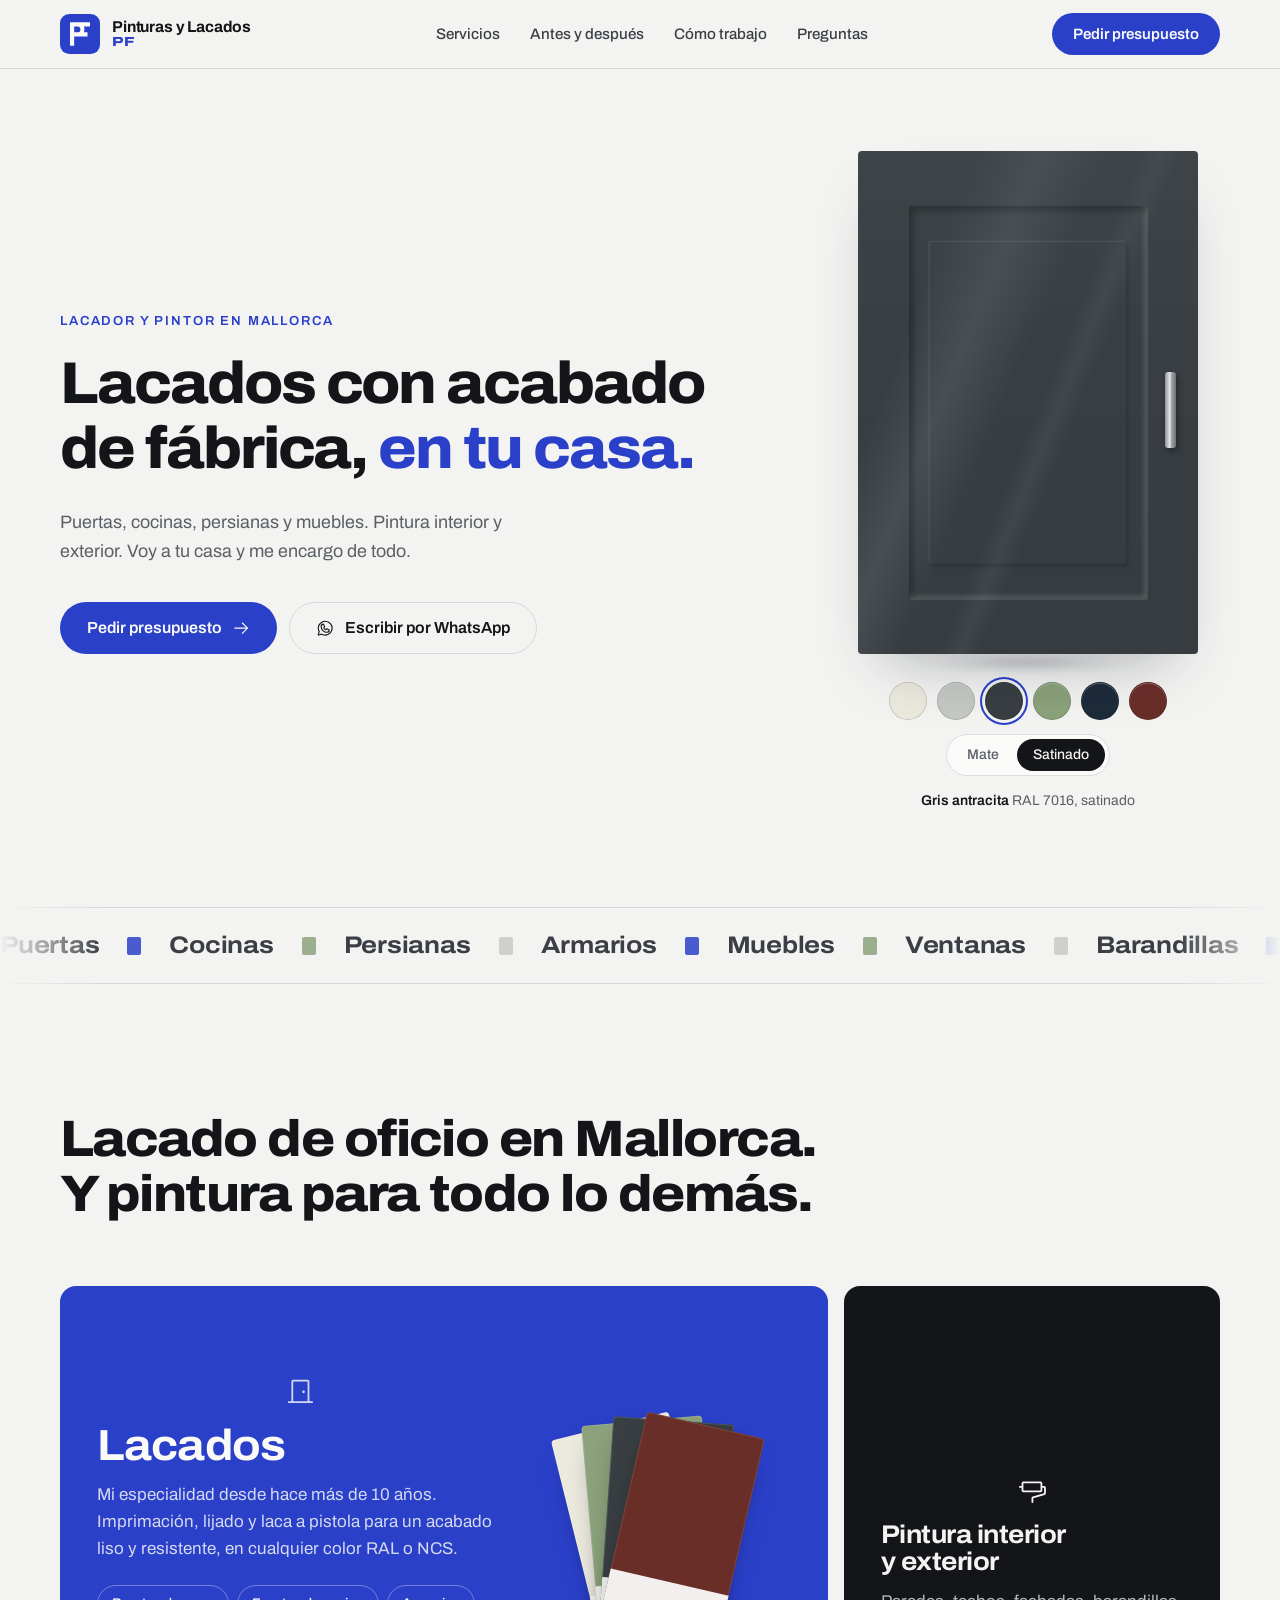
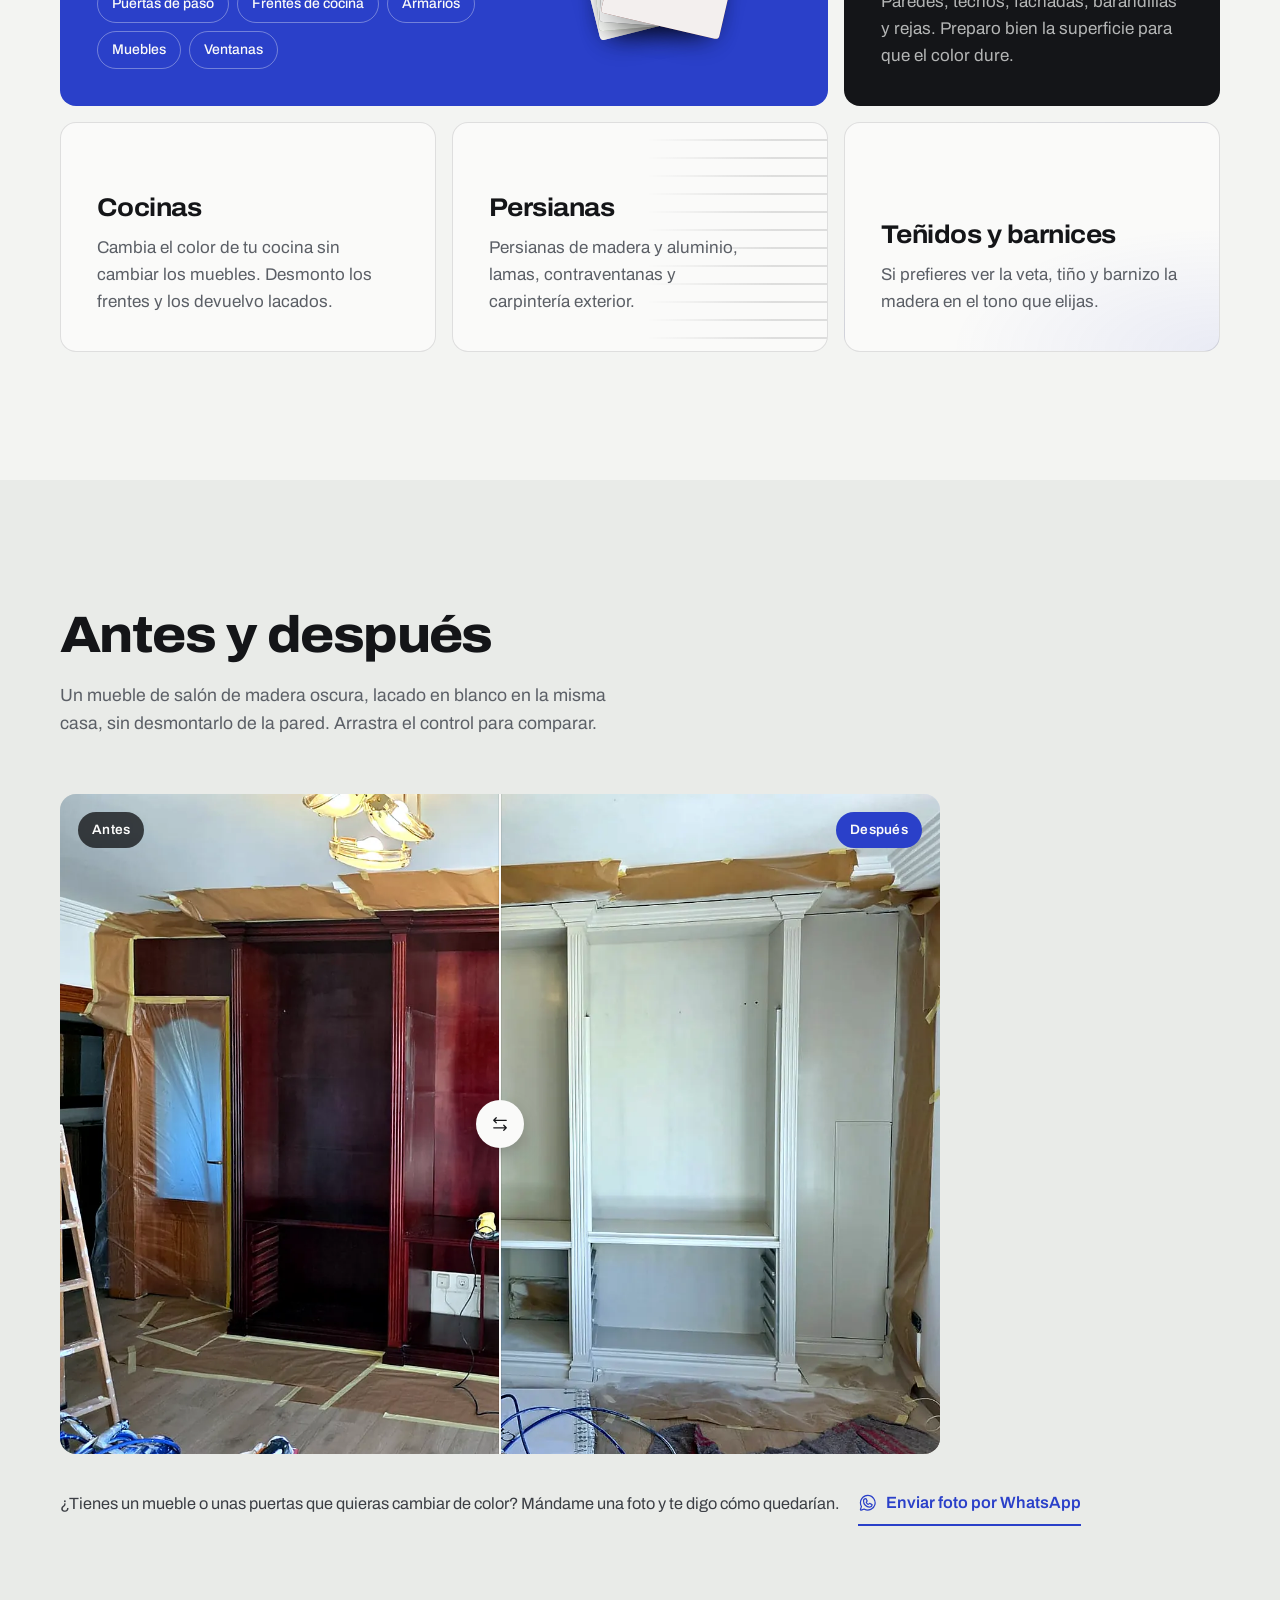
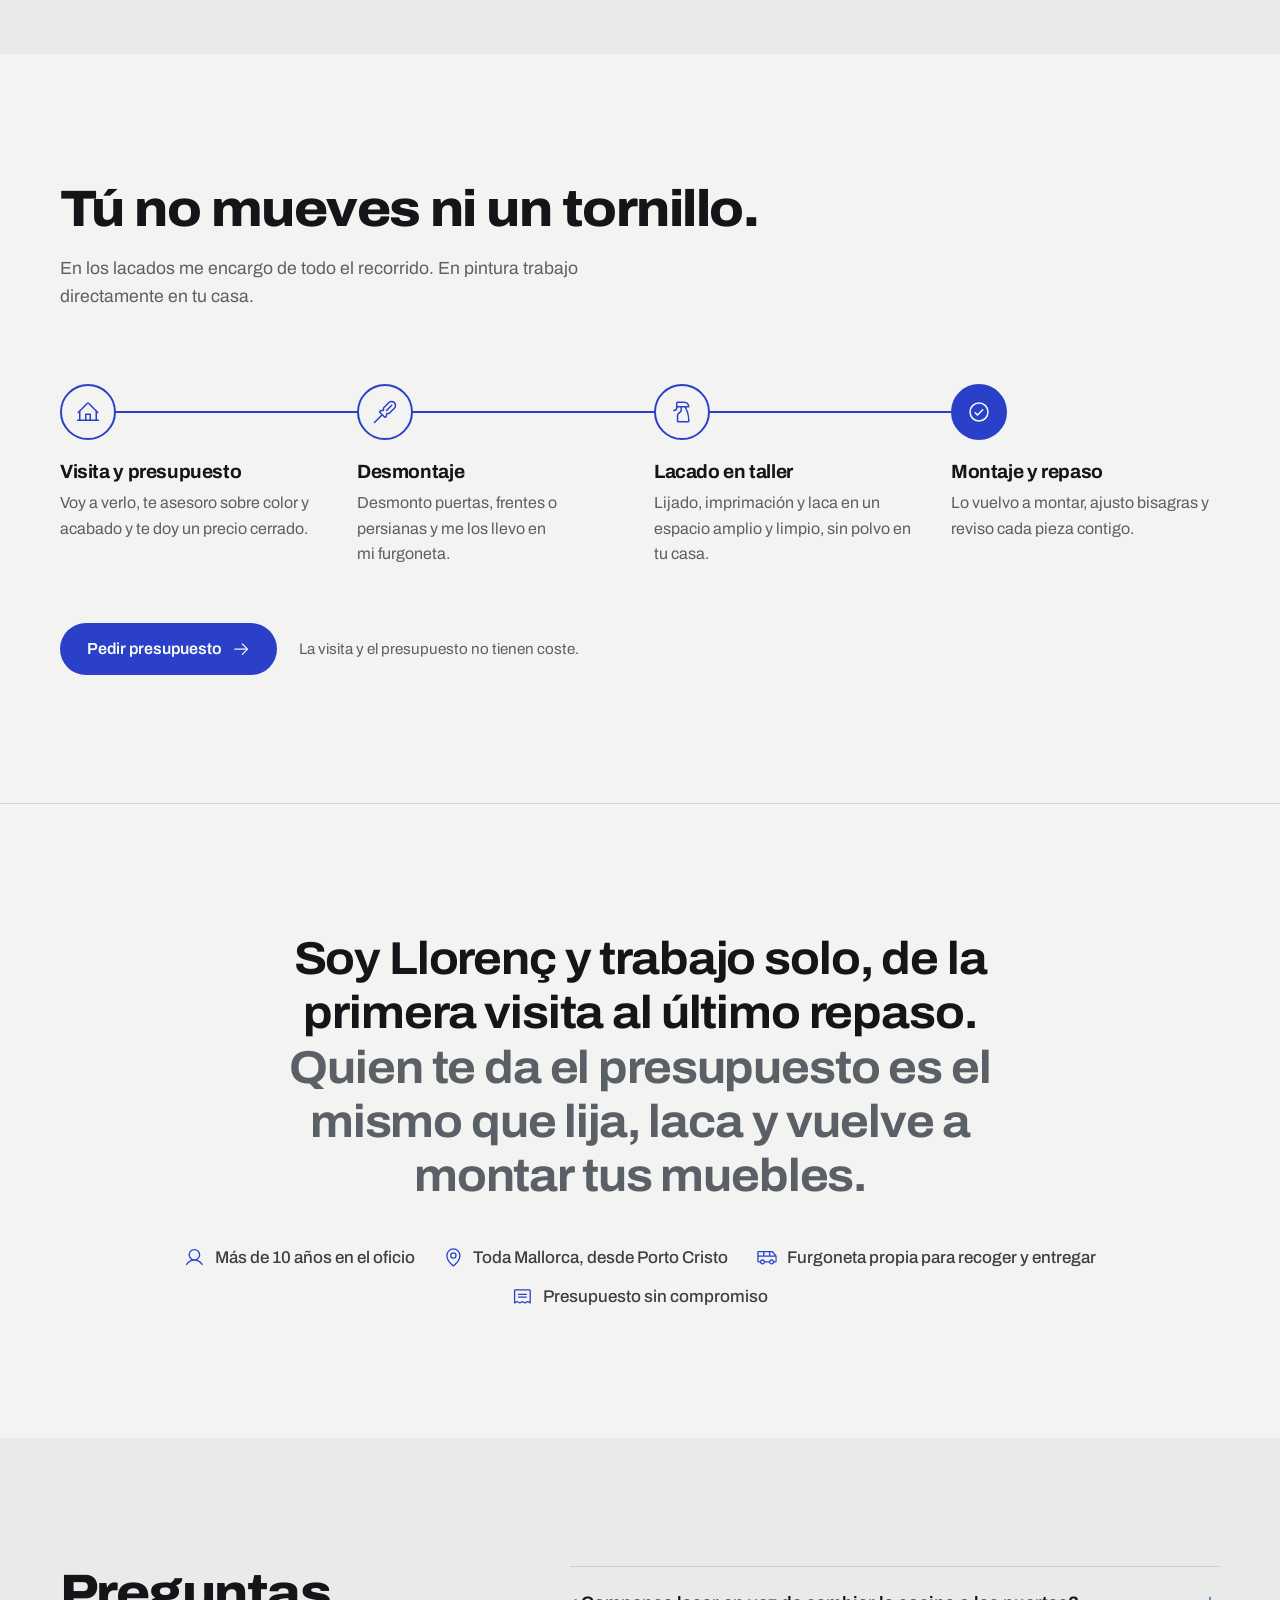
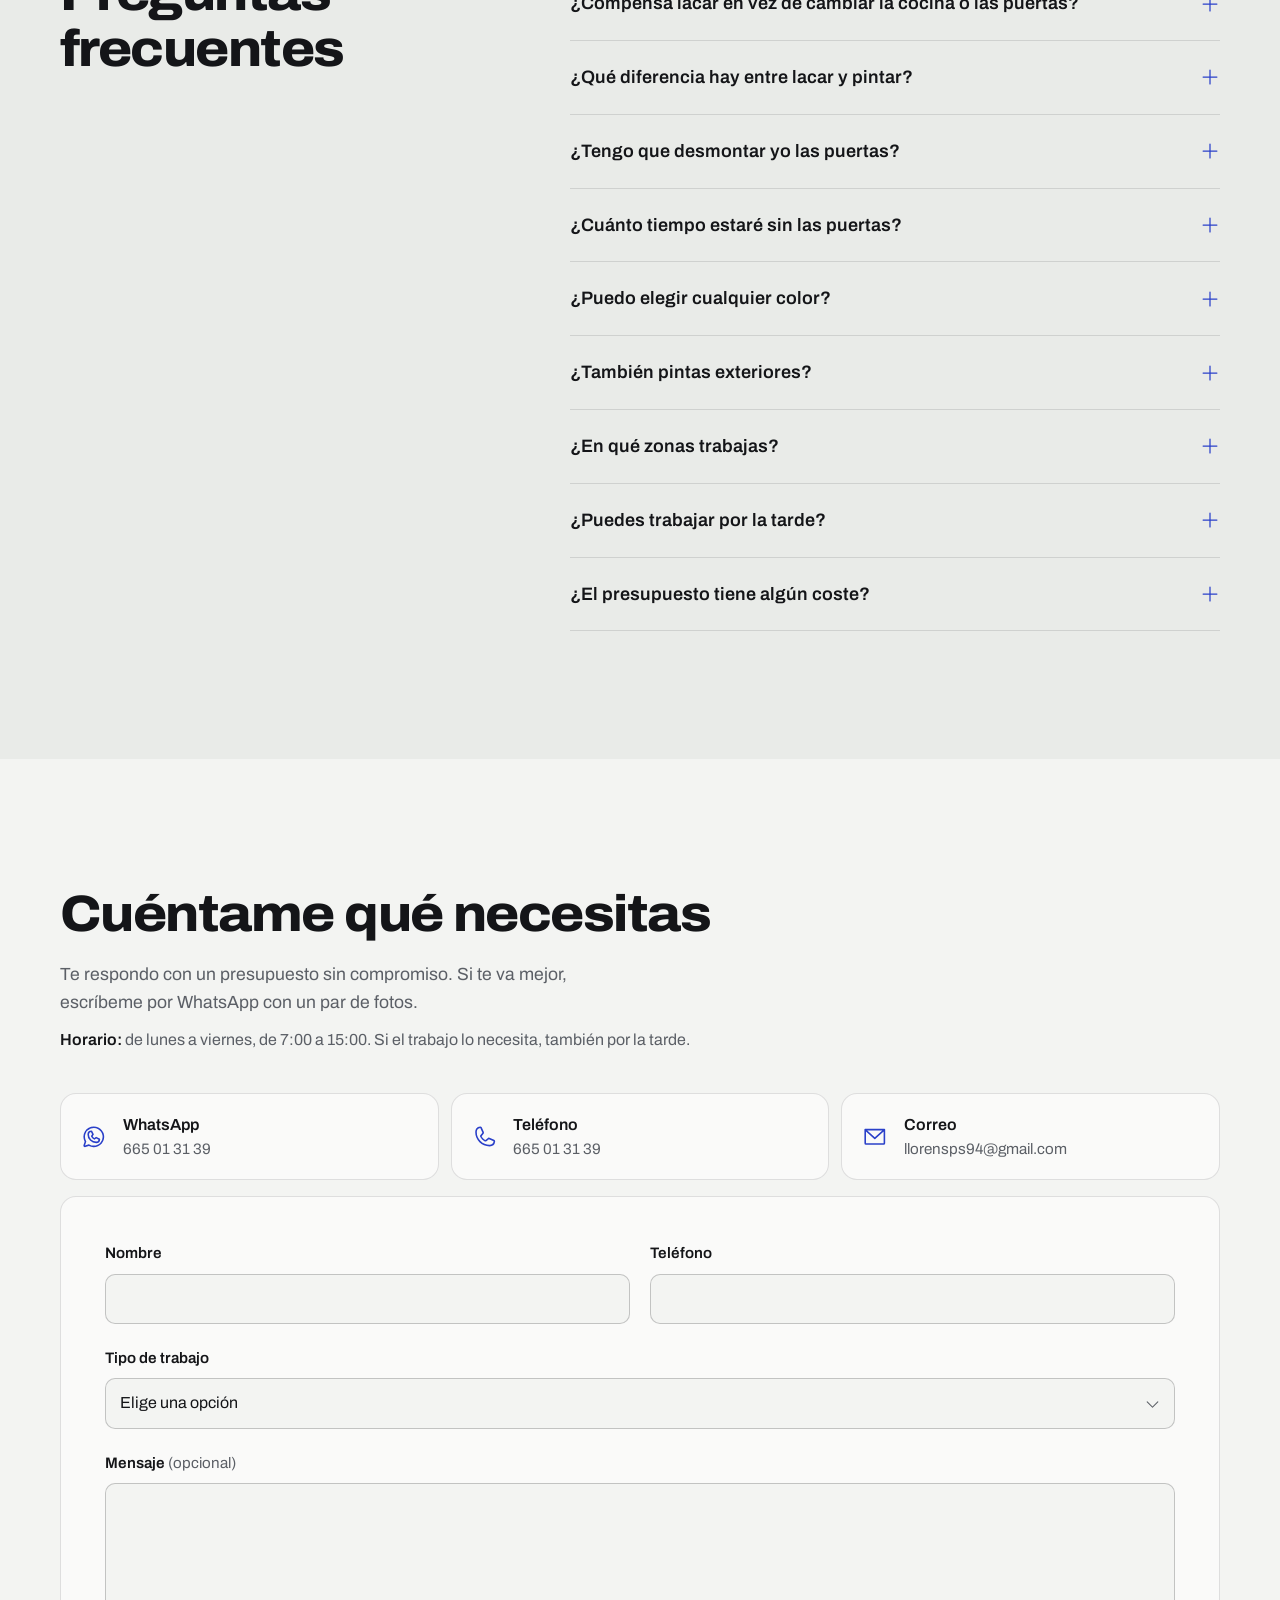
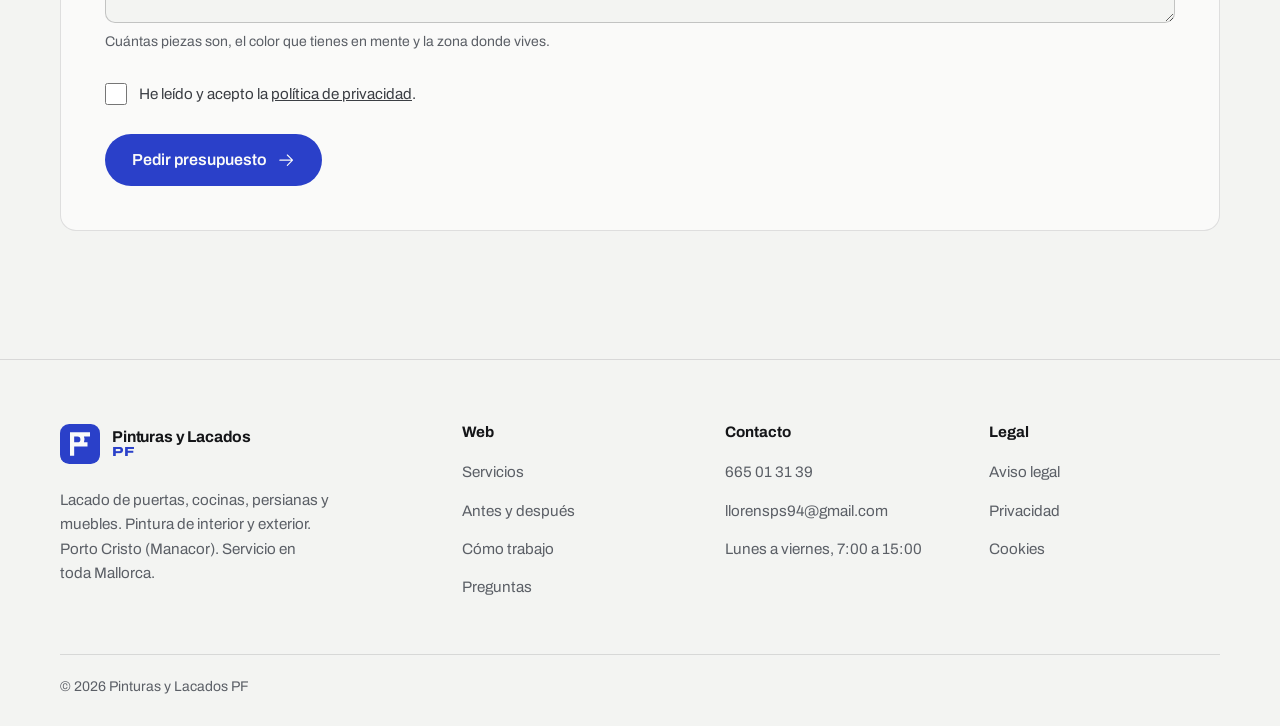
<file: index.html>
<!doctype html>
<html lang="es">
<head>
<meta charset="UTF-8">
<meta name="viewport" content="width=device-width, initial-scale=1, viewport-fit=cover">
<title>Lacado de puertas y cocinas, pintura en Mallorca | Pinturas y Lacados PF</title>
<meta name="description" content="Lacado de puertas, cocinas, persianas y muebles, y pintura interior y exterior en toda Mallorca. Autónomo con base en Porto Cristo. Presupuesto sin compromiso.">
<link rel="canonical" href="https://www.lacadospf.es/">

<link rel="icon" href="/favicon.ico" sizes="48x48">
<link rel="icon" href="/assets/icon-96.png" type="image/png" sizes="96x96">
<link rel="icon" href="/assets/icon-192.png" type="image/png" sizes="192x192">
<link rel="icon" href="/assets/favicon.svg" type="image/svg+xml">
<link rel="apple-touch-icon" href="/assets/apple-touch-icon.png">
<link rel="manifest" href="/site.webmanifest">
<meta name="theme-color" media="(prefers-color-scheme: light)" content="#F3F4F2">
<meta name="theme-color" media="(prefers-color-scheme: dark)" content="#0F1012">
<meta name="color-scheme" content="light dark">

<link rel="preload" href="assets/fonts/archivo-latin-var.woff2" as="font" type="font/woff2" crossorigin>
<link rel="stylesheet" href="styles.css">
<script src="main.js" defer></script>
<noscript><style>.reveal{opacity:1!important;transform:none!important}</style></noscript>

<meta property="og:type" content="website">
<meta property="og:locale" content="es_ES">
<meta property="og:title" content="Pinturas y Lacados PF: lacado y pintura en Mallorca">
<meta property="og:description" content="Lacado de puertas, cocinas, persianas y muebles. Pintura de interior y exterior en toda Mallorca. Presupuesto sin compromiso.">
<meta property="og:url" content="https://www.lacadospf.es/">
<meta property="og:site_name" content="Pinturas y Lacados PF">
<meta property="og:image" content="https://www.lacadospf.es/assets/og-image.jpg">
<meta property="og:image:width" content="1200">
<meta property="og:image:height" content="630">
<meta property="og:image:alt" content="Pinturas y Lacados PF: lacados con acabado de fábrica, en tu casa. Teléfono 665 01 31 39.">
<meta name="twitter:card" content="summary_large_image">
<meta name="twitter:image" content="https://www.lacadospf.es/assets/og-image.jpg">

<script type="application/ld+json">
{
  "@context": "https://schema.org",
  "@graph": [
    {
      "@type": "HousePainter",
      "@id": "https://www.lacadospf.es/#negocio",
      "name": "Pinturas y Lacados PF",
      "url": "https://www.lacadospf.es/",
      "description": "Lacador y pintor autónomo con más de 10 años de experiencia. Lacado de puertas, cocinas, persianas y muebles, y pintura de interior y exterior en toda Mallorca.",
      "telephone": "+34665013139",
      "priceRange": "€€",
      "address": {
        "@type": "PostalAddress",
        "addressLocality": "Porto Cristo",
        "addressRegion": "Illes Balears",
        "postalCode": "07680",
        "addressCountry": "ES"
      },
      "areaServed": {
        "@type": "AdministrativeArea",
        "name": "Mallorca"
      },
      "contactPoint": {
        "@type": "ContactPoint",
        "telephone": "+34665013139",
        "contactType": "customer service",
        "availableLanguage": [
          "es"
        ],
        "email": "llorensps94@gmail.com"
      },
      "knowsAbout": [
        "Lacado de puertas",
        "Lacado de cocinas",
        "Lacado de persianas",
        "Lacado de muebles",
        "Teñido y barnizado de madera",
        "Pintura de interiores",
        "Pintura de exteriores"
      ],
      "hasOfferCatalog": {
        "@type": "OfferCatalog",
        "name": "Servicios",
        "itemListElement": [
          {
            "@type": "Offer",
            "itemOffered": {
              "@type": "Service",
              "name": "Lacado de puertas",
              "description": "Lacado de puertas de paso y armarios en cualquier color RAL o NCS, con desmontaje y montaje incluidos.",
              "areaServed": {
                "@type": "AdministrativeArea",
                "name": "Mallorca"
              }
            }
          },
          {
            "@type": "Offer",
            "itemOffered": {
              "@type": "Service",
              "name": "Lacado de cocinas",
              "description": "Lacado de frentes de cocina para cambiar su color sin cambiar los muebles.",
              "areaServed": {
                "@type": "AdministrativeArea",
                "name": "Mallorca"
              }
            }
          },
          {
            "@type": "Offer",
            "itemOffered": {
              "@type": "Service",
              "name": "Lacado de persianas",
              "description": "Lacado de persianas de madera y aluminio, lamas, contraventanas y carpintería exterior.",
              "areaServed": {
                "@type": "AdministrativeArea",
                "name": "Mallorca"
              }
            }
          },
          {
            "@type": "Offer",
            "itemOffered": {
              "@type": "Service",
              "name": "Lacado de muebles",
              "description": "Lacado de muebles y armarios en acabado mate o satinado.",
              "areaServed": {
                "@type": "AdministrativeArea",
                "name": "Mallorca"
              }
            }
          },
          {
            "@type": "Offer",
            "itemOffered": {
              "@type": "Service",
              "name": "Teñido y barnizado de madera",
              "description": "Teñido y barnizado para mantener la veta de la madera en el tono elegido.",
              "areaServed": {
                "@type": "AdministrativeArea",
                "name": "Mallorca"
              }
            }
          },
          {
            "@type": "Offer",
            "itemOffered": {
              "@type": "Service",
              "name": "Pintura de interiores",
              "description": "Pintura de paredes y techos.",
              "areaServed": {
                "@type": "AdministrativeArea",
                "name": "Mallorca"
              }
            }
          },
          {
            "@type": "Offer",
            "itemOffered": {
              "@type": "Service",
              "name": "Pintura de exteriores",
              "description": "Pintura de fachadas, paredes exteriores, barandillas, rejas y vallas.",
              "areaServed": {
                "@type": "AdministrativeArea",
                "name": "Mallorca"
              }
            }
          }
        ]
      },
      "image": "https://www.lacadospf.es/assets/og-image.jpg",
      "logo": "https://www.lacadospf.es/assets/icon-512.png",
      "email": "llorensps94@gmail.com",
      "founder": {
        "@type": "Person",
        "name": "Llorenç Peñas Santandreu"
      },
      "openingHoursSpecification": [
        {
          "@type": "OpeningHoursSpecification",
          "dayOfWeek": [
            "Monday",
            "Tuesday",
            "Wednesday",
            "Thursday",
            "Friday"
          ],
          "opens": "07:00",
          "closes": "15:00"
        }
      ]
    },
    {
      "@type": "WebSite",
      "@id": "https://www.lacadospf.es/#web",
      "url": "https://www.lacadospf.es/",
      "name": "Pinturas y Lacados PF",
      "inLanguage": "es-ES",
      "publisher": {
        "@id": "https://www.lacadospf.es/#negocio"
      }
    },
    {
      "@type": "FAQPage",
      "@id": "https://www.lacadospf.es/#preguntas",
      "mainEntity": [
        {
          "@type": "Question",
          "name": "¿Compensa lacar en vez de cambiar la cocina o las puertas?",
          "acceptedAnswer": {
            "@type": "Answer",
            "text": "Normalmente sí. Se conservan los muebles, las bisagras y la instalación, y solo se renueva el acabado, así que suele costar bastante menos que cambiarlos y no hay obra. En la visita te digo si tu caso lo merece."
          }
        },
        {
          "@type": "Question",
          "name": "¿Qué diferencia hay entre lacar y pintar?",
          "acceptedAnswer": {
            "@type": "Answer",
            "text": "El lacado se aplica a pistola en varias capas sobre una superficie lijada e imprimada. Deja un acabado liso, duro y uniforme, ideal para puertas, cocinas y muebles. La pintura es para paredes, techos y fachadas."
          }
        },
        {
          "@type": "Question",
          "name": "¿Tengo que desmontar yo las puertas?",
          "acceptedAnswer": {
            "@type": "Answer",
            "text": "No. Yo desmonto las puertas, frentes o persianas, me los llevo al taller y los vuelvo a montar cuando están terminados."
          }
        },
        {
          "@type": "Question",
          "name": "¿Cuánto tiempo estaré sin las puertas?",
          "acceptedAnswer": {
            "@type": "Answer",
            "text": "Depende de la cantidad de piezas y del acabado. En el presupuesto te indico un plazo concreto para que puedas organizarte."
          }
        },
        {
          "@type": "Question",
          "name": "¿Puedo elegir cualquier color?",
          "acceptedAnswer": {
            "@type": "Answer",
            "text": "Sí. Trabajo con cartas RAL y NCS, en acabado mate o satinado. Si lo prefieres, también tiño y barnizo para mantener la veta de la madera."
          }
        },
        {
          "@type": "Question",
          "name": "¿También pintas exteriores?",
          "acceptedAnswer": {
            "@type": "Answer",
            "text": "Sí. Fachadas, paredes exteriores, barandillas, rejas, vallas y carpintería exterior."
          }
        },
        {
          "@type": "Question",
          "name": "¿En qué zonas trabajas?",
          "acceptedAnswer": {
            "@type": "Answer",
            "text": "En toda Mallorca: de Porto Cristo y Manacor a Palma, Inca, Alcúdia, Felanitx o Llucmajor. Tengo una furgoneta grande para recoger y devolver puertas, frentes y muebles donde estés."
          }
        },
        {
          "@type": "Question",
          "name": "¿Puedes trabajar por la tarde?",
          "acceptedAnswer": {
            "@type": "Answer",
            "text": "Mi horario es de lunes a viernes, de 7:00 a 15:00, pero me adapto a cada trabajo: si hace falta, también trabajo por la tarde."
          }
        },
        {
          "@type": "Question",
          "name": "¿El presupuesto tiene algún coste?",
          "acceptedAnswer": {
            "@type": "Answer",
            "text": "No. Voy a ver el trabajo y te doy un presupuesto sin compromiso."
          }
        }
      ]
    }
  ]
}
</script>
</head>
<body>
<svg class="sprite" aria-hidden="true" focusable="false" xmlns="http://www.w3.org/2000/svg"><!-- Iconos Phosphor (regular), licencia MIT --><symbol id="i-arrow-right" viewBox="0 0 256 256"><path d="M221.66,133.66l-72,72a8,8,0,0,1-11.32-11.32L196.69,136H40a8,8,0,0,1,0-16H196.69L138.34,61.66a8,8,0,0,1,11.32-11.32l72,72A8,8,0,0,1,221.66,133.66Z"/></symbol><symbol id="i-arrows-left-right" viewBox="0 0 256 256"><path d="M213.66,181.66l-32,32a8,8,0,0,1-11.32-11.32L188.69,184H48a8,8,0,0,1,0-16H188.69l-18.35-18.34a8,8,0,0,1,11.32-11.32l32,32A8,8,0,0,1,213.66,181.66Zm-139.32-64a8,8,0,0,0,11.32-11.32L67.31,88H208a8,8,0,0,0,0-16H67.31L85.66,53.66A8,8,0,0,0,74.34,42.34l-32,32a8,8,0,0,0,0,11.32Z"/></symbol><symbol id="i-caret-down" viewBox="0 0 256 256"><path d="M213.66,101.66l-80,80a8,8,0,0,1-11.32,0l-80-80A8,8,0,0,1,53.66,90.34L128,164.69l74.34-74.35a8,8,0,0,1,11.32,11.32Z"/></symbol><symbol id="i-check-circle" viewBox="0 0 256 256"><path d="M173.66,98.34a8,8,0,0,1,0,11.32l-56,56a8,8,0,0,1-11.32,0l-24-24a8,8,0,0,1,11.32-11.32L112,148.69l50.34-50.35A8,8,0,0,1,173.66,98.34ZM232,128A104,104,0,1,1,128,24,104.11,104.11,0,0,1,232,128Zm-16,0a88,88,0,1,0-88,88A88.1,88.1,0,0,0,216,128Z"/></symbol><symbol id="i-door" viewBox="0 0 256 256"><path d="M232,216H208V40a16,16,0,0,0-16-16H64A16,16,0,0,0,48,40V216H24a8,8,0,0,0,0,16H232a8,8,0,0,0,0-16ZM64,40H192V216H64Zm104,92a12,12,0,1,1-12-12A12,12,0,0,1,168,132Z"/></symbol><symbol id="i-envelope-simple" viewBox="0 0 256 256"><path d="M224,48H32a8,8,0,0,0-8,8V192a16,16,0,0,0,16,16H216a16,16,0,0,0,16-16V56A8,8,0,0,0,224,48ZM203.43,64,128,133.15,52.57,64ZM216,192H40V74.19l82.59,75.71a8,8,0,0,0,10.82,0L216,74.19V192Z"/></symbol><symbol id="i-house-line" viewBox="0 0 256 256"><path d="M240,208H224V136l2.34,2.34A8,8,0,0,0,237.66,127L139.31,28.68a16,16,0,0,0-22.62,0L18.34,127a8,8,0,0,0,11.32,11.31L32,136v72H16a8,8,0,0,0,0,16H240a8,8,0,0,0,0-16ZM48,120l80-80,80,80v88H160V152a8,8,0,0,0-8-8H104a8,8,0,0,0-8,8v56H48Zm96,88H112V160h32Z"/></symbol><symbol id="i-list" viewBox="0 0 256 256"><path d="M224,128a8,8,0,0,1-8,8H40a8,8,0,0,1,0-16H216A8,8,0,0,1,224,128ZM40,72H216a8,8,0,0,0,0-16H40a8,8,0,0,0,0,16ZM216,184H40a8,8,0,0,0,0,16H216a8,8,0,0,0,0-16Z"/></symbol><symbol id="i-map-pin" viewBox="0 0 256 256"><path d="M128,64a40,40,0,1,0,40,40A40,40,0,0,0,128,64Zm0,64a24,24,0,1,1,24-24A24,24,0,0,1,128,128Zm0-112a88.1,88.1,0,0,0-88,88c0,31.4,14.51,64.68,42,96.25a254.19,254.19,0,0,0,41.45,38.3,8,8,0,0,0,9.18,0A254.19,254.19,0,0,0,174,200.25c27.45-31.57,42-64.85,42-96.25A88.1,88.1,0,0,0,128,16Zm0,206c-16.53-13-72-60.75-72-118a72,72,0,0,1,144,0C200,161.23,144.53,209,128,222Z"/></symbol><symbol id="i-paint-roller" viewBox="0 0 256 256"><path d="M232,88H216V64a16,16,0,0,0-16-16H48A16,16,0,0,0,32,64V88H16a8,8,0,0,0,0,16H32v24a16,16,0,0,0,16,16H200a16,16,0,0,0,16-16V104h16v50L131.6,182.65A16.07,16.07,0,0,0,120,198v34a8,8,0,0,0,16,0V198l100.4-28.68A16.07,16.07,0,0,0,248,154V104A16,16,0,0,0,232,88Zm-32,40H48V64H200v64Z"/></symbol><symbol id="i-phone" viewBox="0 0 256 256"><path d="M222.37,158.46l-47.11-21.11-.13-.06a16,16,0,0,0-15.17,1.4,8.12,8.12,0,0,0-.75.56L134.87,160c-15.42-7.49-31.34-23.29-38.83-38.51l20.78-24.71c.2-.25.39-.5.57-.77a16,16,0,0,0,1.32-15.06l0-.12L97.54,33.64a16,16,0,0,0-16.62-9.52A56.26,56.26,0,0,0,32,80c0,79.4,64.6,144,144,144a56.26,56.26,0,0,0,55.88-48.92A16,16,0,0,0,222.37,158.46ZM176,208A128.14,128.14,0,0,1,48,80,40.2,40.2,0,0,1,82.87,40a.61.61,0,0,0,0,.12l21,47L83.2,111.86a6.13,6.13,0,0,0-.57.77,16,16,0,0,0-1,15.7c9.06,18.53,27.73,37.06,46.46,46.11a16,16,0,0,0,15.75-1.14,8.44,8.44,0,0,0,.74-.56L168.89,152l47,21.05h0s.08,0,.11,0A40.21,40.21,0,0,1,176,208Z"/></symbol><symbol id="i-plus" viewBox="0 0 256 256"><path d="M224,128a8,8,0,0,1-8,8H136v80a8,8,0,0,1-16,0V136H40a8,8,0,0,1,0-16h80V40a8,8,0,0,1,16,0v80h80A8,8,0,0,1,224,128Z"/></symbol><symbol id="i-receipt" viewBox="0 0 256 256"><path d="M72,104a8,8,0,0,1,8-8h96a8,8,0,0,1,0,16H80A8,8,0,0,1,72,104Zm8,40h96a8,8,0,0,0,0-16H80a8,8,0,0,0,0,16ZM232,56V208a8,8,0,0,1-11.58,7.15L192,200.94l-28.42,14.21a8,8,0,0,1-7.16,0L128,200.94,99.58,215.15a8,8,0,0,1-7.16,0L64,200.94,35.58,215.15A8,8,0,0,1,24,208V56A16,16,0,0,1,40,40H216A16,16,0,0,1,232,56Zm-16,0H40V195.06l20.42-10.22a8,8,0,0,1,7.16,0L96,199.06l28.42-14.22a8,8,0,0,1,7.16,0L160,199.06l28.42-14.22a8,8,0,0,1,7.16,0L216,195.06Z"/></symbol><symbol id="i-screwdriver" viewBox="0 0 256 256"><path d="M205.66,50.32a8,8,0,0,1,0,11.32l-56,56a8,8,0,0,1-11.32-11.31l56-56A8,8,0,0,1,205.66,50.32ZM248,58.41a50.13,50.13,0,0,1-14.77,35.66L180,147.3A15.86,15.86,0,0,1,168.69,152H152v16.83a16,16,0,0,1-3.25,9.66,8.08,8.08,0,0,1-.72.83l-8,8a16,16,0,0,1-22.62,0L98.7,168.6l-77,77.06a8,8,0,0,1-11.32-11.32l77.05-77.05-18.7-18.71a16,16,0,0,1,0-22.63l8-8a8,8,0,0,1,.82-.72A16.14,16.14,0,0,1,87.17,104H104V87.3A15.92,15.92,0,0,1,108.68,76l53.24-53.23A50.43,50.43,0,0,1,248,58.41Zm-16,0a34.43,34.43,0,0,0-58.77-24.35L120,87.3V104a16,16,0,0,1-16,16H87.28L80,127.27,128.72,176l7.28-7.28V152a16,16,0,0,1,16-16h16.69l53.23-53.24A34.21,34.21,0,0,0,232,58.41Z"/></symbol><symbol id="i-spray-bottle" viewBox="0 0 256 256"><path d="M200,80a8,8,0,0,0,8-8,56.06,56.06,0,0,0-56-56H80A16,16,0,0,0,64,32V80a24,24,0,0,1-24,24,8,8,0,0,0,0,16A40,40,0,0,0,80,80h32v24.62a23.87,23.87,0,0,1-9,18.74L87,136.15a39.79,39.79,0,0,0-15,31.23V224a16,16,0,0,0,16,16H192a16,16,0,0,0,16-16V211.47A270.88,270.88,0,0,0,174,80ZM80,32h72a40.08,40.08,0,0,1,39.2,32H80ZM192,211.47V224H88V167.38a23.87,23.87,0,0,1,9-18.74l16-12.79a39.79,39.79,0,0,0,15-31.23V80h27.52A254.86,254.86,0,0,1,192,211.47Z"/></symbol><symbol id="i-user" viewBox="0 0 256 256"><path d="M230.92,212c-15.23-26.33-38.7-45.21-66.09-54.16a72,72,0,1,0-73.66,0C63.78,166.78,40.31,185.66,25.08,212a8,8,0,1,0,13.85,8c18.84-32.56,52.14-52,89.07-52s70.23,19.44,89.07,52a8,8,0,1,0,13.85-8ZM72,96a56,56,0,1,1,56,56A56.06,56.06,0,0,1,72,96Z"/></symbol><symbol id="i-van" viewBox="0 0 256 256"><path d="M254.07,106.79,208.53,53.73A16,16,0,0,0,196.26,48H32A16,16,0,0,0,16,64V176a16,16,0,0,0,16,16H49a32,32,0,0,0,62,0h50a32,32,0,0,0,62,0h17a16,16,0,0,0,16-16V112A8,8,0,0,0,254.07,106.79ZM230.59,104H176V64h20.26ZM104,104V64h56v40ZM88,64v40H32V64ZM80,200a16,16,0,1,1,16-16A16,16,0,0,1,80,200Zm112,0a16,16,0,1,1,16-16A16,16,0,0,1,192,200Zm31-24a32,32,0,0,0-62,0H111a32,32,0,0,0-62,0H32V120H240v56Z"/></symbol><symbol id="i-whatsapp-logo" viewBox="0 0 256 256"><path d="M187.58,144.84l-32-16a8,8,0,0,0-8,.5l-14.69,9.8a40.55,40.55,0,0,1-16-16l9.8-14.69a8,8,0,0,0,.5-8l-16-32A8,8,0,0,0,104,64a40,40,0,0,0-40,40,88.1,88.1,0,0,0,88,88,40,40,0,0,0,40-40A8,8,0,0,0,187.58,144.84ZM152,176a72.08,72.08,0,0,1-72-72A24,24,0,0,1,99.29,80.46l11.48,23L101,118a8,8,0,0,0-.73,7.51,56.47,56.47,0,0,0,30.15,30.15A8,8,0,0,0,138,155l14.61-9.74,23,11.48A24,24,0,0,1,152,176ZM128,24A104,104,0,0,0,36.18,176.88L24.83,210.93a16,16,0,0,0,20.24,20.24l34.05-11.35A104,104,0,1,0,128,24Zm0,192a87.87,87.87,0,0,1-44.06-11.81,8,8,0,0,0-6.54-.67L40,216,52.47,178.6a8,8,0,0,0-.66-6.54A88,88,0,1,1,128,216Z"/></symbol><symbol id="i-x" viewBox="0 0 256 256"><path d="M205.66,194.34a8,8,0,0,1-11.32,11.32L128,139.31,61.66,205.66a8,8,0,0,1-11.32-11.32L116.69,128,50.34,61.66A8,8,0,0,1,61.66,50.34L128,116.69l66.34-66.35a8,8,0,0,1,11.32,11.32L139.31,128Z"/></symbol></svg>
<a class="skip-link" href="#contenido">Saltar al contenido</a>

<header class="site-header">
  <div class="wrap header-row">
    <a class="brand" href="#inicio">
      <svg class="brand-mark" viewBox="0 0 48 48" aria-hidden="true" focusable="false"><rect width="48" height="48" rx="11" class="bm-tile"/><path class="bm-glyph" fill-rule="evenodd" transform="translate(-1 0)" d="M13 10H37V15H29.75A8.5 8.5 0 0 1 29.75 22H34V27H18V38H13Z M18 15H22A3.5 3.5 0 0 1 22 22H18Z"/></svg>
      <span class="brand-text" translate="no">
        <span class="brand-name">Pinturas y Lacados</span>
        <span class="brand-sub">PF</span>
      </span>
    </a>

    <nav class="nav-primary" aria-label="Navegación principal">
      <ul class="nav-links">
        <li><a href="#servicios">Servicios</a></li>
        <li><a href="#trabajos">Antes y después</a></li>
        <li><a href="#proceso">Cómo trabajo</a></li>
        <li><a href="#preguntas">Preguntas</a></li>
      </ul>
    </nav>

    <div class="header-actions">
      <a class="btn btn-primary btn-sm header-cta" href="#contacto">Pedir presupuesto</a>
      <a class="header-call" href="tel:+34665013139" aria-label="Llamar al 665 01 31 39"><i class="ico ph-phone" aria-hidden="true"><svg><use href="#i-phone"/></svg></i></a>
      <button class="nav-toggle" type="button" aria-expanded="false" aria-controls="nav-mobile" aria-label="Abrir menú">
        <i class="ico ph-list icon-open" aria-hidden="true"><svg><use href="#i-list"/></svg></i>
        <i class="ico ph-x icon-close" aria-hidden="true"><svg><use href="#i-x"/></svg></i>
      </button>
    </div>
  </div>
</header>

<nav id="nav-mobile" class="nav-mobile" aria-label="Navegación móvil">
  <a href="#servicios">Servicios</a>
  <a href="#trabajos">Antes y después</a>
  <a href="#proceso">Cómo trabajo</a>
  <a href="#preguntas">Preguntas</a>
  <a class="btn btn-primary" href="#contacto">Pedir presupuesto</a>
  <a class="btn btn-ghost" href="https://wa.me/34665013139?text=Hola%2C%20he%20visto%20vuestra%20web%20y%20quer%C3%ADa%20pedir%20presupuesto%20para%3A%20" target="_blank" rel="noopener"><i class="ico ph-whatsapp-logo" aria-hidden="true"><svg><use href="#i-whatsapp-logo"/></svg></i> Escribir por WhatsApp</a>
</nav>

<main id="contenido">

  <!-- HERO -->
  <section id="inicio" class="hero">
    <div class="wrap hero-grid">
      <div class="hero-copy">
        <p class="eyebrow hero-in" style="--i:0">Lacador y pintor en Mallorca</p>
        <h1 class="hero-title">
          <span class="line"><span class="hero-in" style="--i:1">Lacados con acabado</span></span>
          <span class="line"><span class="hero-in" style="--i:2">de fábrica, <em>en tu casa.</em></span></span>
        </h1>
        <p class="hero-sub hero-in" style="--i:3">Puertas, cocinas, persianas y muebles. Pintura interior y exterior. Voy a tu casa y me encargo de todo.</p>
        <div class="hero-ctas hero-in" style="--i:4">
          <a class="btn btn-primary" href="#contacto">Pedir presupuesto <i class="ico ph-arrow-right" aria-hidden="true"><svg><use href="#i-arrow-right"/></svg></i></a>
          <a class="btn btn-ghost" href="https://wa.me/34665013139?text=Hola%2C%20he%20visto%20vuestra%20web%20y%20quer%C3%ADa%20pedir%20presupuesto%20para%3A%20" target="_blank" rel="noopener"><i class="ico ph-whatsapp-logo" aria-hidden="true"><svg><use href="#i-whatsapp-logo"/></svg></i> Escribir por WhatsApp</a>
        </div>
      </div>

      <div class="hero-visual hero-in" style="--i:2">
        <div class="door-stage">
          <div class="door door--hero" data-door data-finish="satinado" style="--coat:#C9CCC7">
            <span class="door-coat door-coat--base"></span>
            <span class="door-coat door-coat--next"></span>
            <span class="door-mist" aria-hidden="true"></span>
            <span class="door-panel"></span>
            <span class="door-sheen"></span>
            <span class="door-handle"></span>
          </div>
          <span class="door-floor" aria-hidden="true"></span>
        </div>

        <div class="configurator" aria-label="Prueba un color de lacado">
          <div class="swatches" role="radiogroup" aria-label="Color">
            <button type="button" class="swatch" role="radio" aria-checked="false" data-color="#ECE9DF" data-name="Blanco puro" data-code="RAL 9010" style="--sw:#ECE9DF"><span class="sr-only">Blanco puro, RAL 9010</span></button>
            <button type="button" class="swatch" role="radio" aria-checked="false" data-color="#C5C9C4" data-name="Gris luminoso" data-code="RAL 7035" style="--sw:#C5C9C4"><span class="sr-only">Gris luminoso, RAL 7035</span></button>
            <button type="button" class="swatch" role="radio" aria-checked="true" data-color="#383E42" data-name="Gris antracita" data-code="RAL 7016" style="--sw:#383E42"><span class="sr-only">Gris antracita, RAL 7016</span></button>
            <button type="button" class="swatch" role="radio" aria-checked="false" data-color="#8BA27C" data-name="Verde pálido" data-code="RAL 6021" style="--sw:#8BA27C"><span class="sr-only">Verde pálido, RAL 6021</span></button>
            <button type="button" class="swatch" role="radio" aria-checked="false" data-color="#1D2B3B" data-name="Azul acero" data-code="RAL 5011" style="--sw:#1D2B3B"><span class="sr-only">Azul acero, RAL 5011</span></button>
            <button type="button" class="swatch" role="radio" aria-checked="false" data-color="#6A2E28" data-name="Rojo óxido" data-code="RAL 3009" style="--sw:#6A2E28"><span class="sr-only">Rojo óxido, RAL 3009</span></button>
          </div>
          <div class="finish-toggle" role="radiogroup" aria-label="Acabado">
            <button type="button" role="radio" aria-checked="false" data-finish="mate">Mate</button>
            <button type="button" role="radio" aria-checked="true" data-finish="satinado">Satinado</button>
          </div>
          <p class="config-readout" aria-live="polite"><strong data-readout-name>Gris antracita</strong> <span data-readout-code>RAL 7016</span>, <span data-readout-finish>satinado</span></p>
        </div>
      </div>
    </div>
  </section>

  <!-- CINTA -->
  <div class="ticker" aria-hidden="true">
    <div class="ticker-track">
      <span>Puertas</span><span>Cocinas</span><span>Persianas</span><span>Armarios</span><span>Muebles</span><span>Ventanas</span><span>Barandillas</span><span>Rejas</span><span>Paredes</span><span>Techos</span><span>Fachadas</span>
      <span>Puertas</span><span>Cocinas</span><span>Persianas</span><span>Armarios</span><span>Muebles</span><span>Ventanas</span><span>Barandillas</span><span>Rejas</span><span>Paredes</span><span>Techos</span><span>Fachadas</span>
    </div>
  </div>

  <!-- SERVICIOS -->
  <section id="servicios" class="section">
    <div class="wrap">
      <h2 class="section-title reveal">Lacado de oficio en Mallorca.<br>Y pintura para todo lo demás.</h2>

      <div class="bento">
        <article class="tile tile--lacado reveal">
          <div class="tile-body">
            <i class="ico ph-door tile-icon" aria-hidden="true"><svg><use href="#i-door"/></svg></i>
            <h3>Lacados</h3>
            <p>Mi especialidad desde hace más de 10 años. Imprimación, lijado y laca a pistola para un acabado liso y resistente, en cualquier color RAL o NCS.</p>
            <ul class="pill-list">
              <li>Puertas de paso</li><li>Frentes de cocina</li><li>Armarios</li><li>Muebles</li><li>Ventanas</li>
            </ul>
          </div>
          <div class="chip-fan" aria-hidden="true">
            <span style="--c:#ECE9DF;--r:-14deg"></span>
            <span style="--c:#8BA27C;--r:-5deg"></span>
            <span style="--c:#383E42;--r:4deg"></span>
            <span style="--c:#6A2E28;--r:13deg"></span>
          </div>
        </article>

        <article class="tile tile--pintura reveal">
          <i class="ico ph-paint-roller tile-icon" aria-hidden="true"><svg><use href="#i-paint-roller"/></svg></i>
          <h3>Pintura interior y exterior</h3>
          <p>Paredes, techos, fachadas, barandillas y rejas. Preparo bien la superficie para que el color dure.</p>
        </article>

        <article class="tile tile--cocinas reveal">
          <h3>Cocinas</h3>
          <p>Cambia el color de tu cocina sin cambiar los muebles. Desmonto los frentes y los devuelvo lacados.</p>
        </article>

        <article class="tile tile--persianas reveal">
          <h3>Persianas</h3>
          <p>Persianas de madera y aluminio, lamas, contraventanas y carpintería exterior.</p>
        </article>

        <article class="tile tile--tenidos reveal">
          <h3>Teñidos y barnices</h3>
          <p>Si prefieres ver la veta, tiño y barnizo la madera en el tono que elijas.</p>
        </article>
      </div>
    </div>
  </section>

  <!-- ANTES Y DESPUES -->
  <section id="trabajos" class="section section--tint">
    <div class="wrap">
      <h2 class="section-title reveal">Antes y después</h2>
      <p class="section-lead reveal">Un mueble de salón de madera oscura, lacado en blanco en la misma casa, sin desmontarlo de la pared. Arrastra el control para comparar.</p>

      <div class="compare reveal" data-compare style="--pos:50%">
        <div class="compare-layer compare-before">
          <picture><source type="image/webp" srcset="assets/img/mueble-salon-antes-800.webp 800w, assets/img/mueble-salon-antes-1440.webp 1440w" sizes="(max-width: 960px) 100vw, 880px"><img src="assets/img/mueble-salon-antes-1440.jpg" srcset="assets/img/mueble-salon-antes-800.jpg 800w, assets/img/mueble-salon-antes-1440.jpg 1440w" sizes="(max-width: 960px) 100vw, 880px" width="1440" height="1080" alt="Antes: mueble de salón de madera barnizada en tono caoba, con las paredes protegidas para lacar" loading="lazy" decoding="async"></picture>
          <span class="compare-tag">Antes</span>
        </div>
        <div class="compare-layer compare-after">
          <picture><source type="image/webp" srcset="assets/img/mueble-salon-despues-800.webp 800w, assets/img/mueble-salon-despues-1440.webp 1440w" sizes="(max-width: 960px) 100vw, 880px"><img src="assets/img/mueble-salon-despues-1440.jpg" srcset="assets/img/mueble-salon-despues-800.jpg 800w, assets/img/mueble-salon-despues-1440.jpg 1440w" sizes="(max-width: 960px) 100vw, 880px" width="1440" height="1080" alt="Después: el mismo mueble de salón lacado en blanco" loading="lazy" decoding="async"></picture>
          <span class="compare-tag compare-tag--after">Después</span>
        </div>
        <span class="compare-handle" aria-hidden="true"><i class="ico ph-arrows-left-right"><svg><use href="#i-arrows-left-right"/></svg></i></span>
        <input class="compare-range" type="range" min="0" max="100" value="50" aria-label="Comparar antes y después">
      </div>
      <p class="inline-cta reveal">¿Tienes un mueble o unas puertas que quieras cambiar de color? Mándame una foto y te digo cómo quedarían. <a href="https://wa.me/34665013139?text=Hola%2C%20he%20visto%20vuestra%20web%20y%20quer%C3%ADa%20pedir%20presupuesto%20para%3A%20" target="_blank" rel="noopener"><i class="ico ph-whatsapp-logo" aria-hidden="true"><svg><use href="#i-whatsapp-logo"/></svg></i> Enviar foto por WhatsApp</a></p>
    </div>
  </section>

  <!-- PROCESO -->
  <section id="proceso" class="section">
    <div class="wrap">
      <h2 class="section-title reveal">Tú no mueves ni un tornillo.</h2>
      <p class="section-lead reveal">En los lacados me encargo de todo el recorrido. En pintura trabajo directamente en tu casa.</p>

      <ol class="process" data-process>
        <li class="process-step">
          <span class="process-icon"><i class="ico ph-house-line" aria-hidden="true"><svg><use href="#i-house-line"/></svg></i></span>
          <h3>Visita y presupuesto</h3>
          <p>Voy a verlo, te asesoro sobre color y acabado y te doy un precio cerrado.</p>
        </li>
        <li class="process-step">
          <span class="process-icon"><i class="ico ph-screwdriver" aria-hidden="true"><svg><use href="#i-screwdriver"/></svg></i></span>
          <h3>Desmontaje</h3>
          <p>Desmonto puertas, frentes o persianas y me los llevo en mi furgoneta.</p>
        </li>
        <li class="process-step">
          <span class="process-icon"><i class="ico ph-spray-bottle" aria-hidden="true"><svg><use href="#i-spray-bottle"/></svg></i></span>
          <h3>Lacado en taller</h3>
          <p>Lijado, imprimación y laca en un espacio amplio y limpio, sin polvo en tu casa.</p>
        </li>
        <li class="process-step">
          <span class="process-icon"><i class="ico ph-check-circle" aria-hidden="true"><svg><use href="#i-check-circle"/></svg></i></span>
          <h3>Montaje y repaso</h3>
          <p>Lo vuelvo a montar, ajusto bisagras y reviso cada pieza contigo.</p>
        </li>
      </ol>
      <div class="process-cta reveal">
        <a class="btn btn-primary" href="#contacto">Pedir presupuesto <i class="ico ph-arrow-right" aria-hidden="true"><svg><use href="#i-arrow-right"/></svg></i></a>
        <span>La visita y el presupuesto no tienen coste.</span>
      </div>
    </div>
  </section>

  <!-- QUIEN -->
  <section class="section manifesto">
    <div class="wrap manifesto-inner">
      <p class="manifesto-text reveal">Soy Llorenç y trabajo solo, de la primera visita al último repaso. <span>Quien te da el presupuesto es el mismo que lija, laca y vuelve a montar tus muebles.</span></p>
      <ul class="facts reveal">
        <li><i class="ico ph-user" aria-hidden="true"><svg><use href="#i-user"/></svg></i>Más de 10 años en el oficio</li>
        <li><i class="ico ph-map-pin" aria-hidden="true"><svg><use href="#i-map-pin"/></svg></i>Toda Mallorca, desde Porto Cristo</li>
        <li><i class="ico ph-van" aria-hidden="true"><svg><use href="#i-van"/></svg></i>Furgoneta propia para recoger y entregar</li>
        <li><i class="ico ph-receipt" aria-hidden="true"><svg><use href="#i-receipt"/></svg></i>Presupuesto sin compromiso</li>
      </ul>
    </div>
  </section>

  <!-- PENDIENTE: cuando haya reseñas reales en Google Business Profile, añadir aquí 2-3 opiniones
       (texto literal, nombre y localidad) y el aggregateRating real en el JSON-LD. No inventar. -->

  <!-- PREGUNTAS -->
  <section id="preguntas" class="section section--tint">
    <div class="wrap faq-grid">
      <h2 class="section-title faq-title reveal">Preguntas frecuentes</h2>
      <div class="faq reveal">
        <details>
          <summary>¿Compensa lacar en vez de cambiar la cocina o las puertas?<i class="ico ph-plus" aria-hidden="true"><svg><use href="#i-plus"/></svg></i></summary>
          <p>Normalmente sí. Se conservan los muebles, las bisagras y la instalación, y solo se renueva el acabado, así que suele costar bastante menos que cambiarlos y no hay obra. En la visita te digo si tu caso lo merece.</p>
        </details>
        <details>
          <summary>¿Qué diferencia hay entre lacar y pintar?<i class="ico ph-plus" aria-hidden="true"><svg><use href="#i-plus"/></svg></i></summary>
          <p>El lacado se aplica a pistola en varias capas sobre una superficie lijada e imprimada. Deja un acabado liso, duro y uniforme, ideal para puertas, cocinas y muebles. La pintura es para paredes, techos y fachadas.</p>
        </details>
        <details>
          <summary>¿Tengo que desmontar yo las puertas?<i class="ico ph-plus" aria-hidden="true"><svg><use href="#i-plus"/></svg></i></summary>
          <p>No. Yo desmonto las puertas, frentes o persianas, me los llevo al taller y los vuelvo a montar cuando están terminados.</p>
        </details>
        <details>
          <summary>¿Cuánto tiempo estaré sin las puertas?<i class="ico ph-plus" aria-hidden="true"><svg><use href="#i-plus"/></svg></i></summary>
          <p>Depende de la cantidad de piezas y del acabado. En el presupuesto te indico un plazo concreto para que puedas organizarte.</p>
        </details>
        <details>
          <summary>¿Puedo elegir cualquier color?<i class="ico ph-plus" aria-hidden="true"><svg><use href="#i-plus"/></svg></i></summary>
          <p>Sí. Trabajo con cartas RAL y NCS, en acabado mate o satinado. Si lo prefieres, también tiño y barnizo para mantener la veta de la madera.</p>
        </details>
        <details>
          <summary>¿También pintas exteriores?<i class="ico ph-plus" aria-hidden="true"><svg><use href="#i-plus"/></svg></i></summary>
          <p>Sí. Fachadas, paredes exteriores, barandillas, rejas, vallas y carpintería exterior.</p>
        </details>
        <details>
          <summary>¿En qué zonas trabajas?<i class="ico ph-plus" aria-hidden="true"><svg><use href="#i-plus"/></svg></i></summary>
          <p>En toda Mallorca: de Porto Cristo y Manacor a Palma, Inca, Alcúdia, Felanitx o Llucmajor. Tengo una furgoneta grande para recoger y devolver puertas, frentes y muebles donde estés.</p>
        </details>
        <details>
          <summary>¿Puedes trabajar por la tarde?<i class="ico ph-plus" aria-hidden="true"><svg><use href="#i-plus"/></svg></i></summary>
          <p>Mi horario es de lunes a viernes, de 7:00 a 15:00, pero me adapto a cada trabajo: si hace falta, también trabajo por la tarde.</p>
        </details>
        <details>
          <summary>¿El presupuesto tiene algún coste?<i class="ico ph-plus" aria-hidden="true"><svg><use href="#i-plus"/></svg></i></summary>
          <p>No. Voy a ver el trabajo y te doy un presupuesto sin compromiso.</p>
        </details>
      </div>
    </div>
  </section>

  <!-- CONTACTO -->
  <section id="contacto" class="section contact">
    <div class="wrap">
      <h2 class="section-title reveal">Cuéntame qué necesitas</h2>
      <p class="section-lead reveal">Te respondo con un presupuesto sin compromiso. Si te va mejor, escríbeme por WhatsApp con un par de fotos.</p>
      <p class="hours reveal"><strong>Horario:</strong> de lunes a viernes, de 7:00 a 15:00. Si el trabajo lo necesita, también por la tarde.</p>

      <div class="contact-direct reveal">
        <a class="direct-link" href="https://wa.me/34665013139?text=Hola%2C%20he%20visto%20vuestra%20web%20y%20quer%C3%ADa%20pedir%20presupuesto%20para%3A%20" target="_blank" rel="noopener">
          <i class="ico ph-whatsapp-logo" aria-hidden="true"><svg><use href="#i-whatsapp-logo"/></svg></i>
          <span><strong>WhatsApp</strong>665 01 31 39</span>
        </a>
        <a class="direct-link" href="tel:+34665013139">
          <i class="ico ph-phone" aria-hidden="true"><svg><use href="#i-phone"/></svg></i>
          <span><strong>Teléfono</strong>665 01 31 39</span>
        </a>
        <a class="direct-link" href="mailto:llorensps94@gmail.com">
          <i class="ico ph-envelope-simple" aria-hidden="true"><svg><use href="#i-envelope-simple"/></svg></i>
          <span><strong>Correo</strong>llorensps94@gmail.com</span>
        </a>
      </div>

      <form class="contact-form reveal" name="contacto" method="POST" data-netlify="true" netlify-honeypot="empresa-web" data-backend="connected" novalidate>
        <input type="hidden" name="form-name" value="contacto">
        <p class="hp-field" aria-hidden="true">
          <label>No rellenar este campo <input name="empresa-web" tabindex="-1" autocomplete="off"></label>
        </p>

        <div class="form-row">
          <label for="contact-name">Nombre</label>
          <input id="contact-name" name="nombre" type="text" autocomplete="name" autocapitalize="words" enterkeyhint="next" required>
          <span class="field-error" aria-live="polite"></span>
        </div>
        <div class="form-row">
          <label for="contact-phone">Teléfono</label>
          <input id="contact-phone" name="telefono" type="tel" autocomplete="tel" inputmode="tel" enterkeyhint="next" required>
          <span class="field-error" aria-live="polite"></span>
        </div>
        <div class="form-row form-row--full">
          <label for="contact-type">Tipo de trabajo</label>
          <div class="select-wrap">
            <select id="contact-type" name="tipo" required>
              <option value="">Elige una opción</option>
              <option>Lacado de puertas</option>
              <option>Lacado de cocina</option>
              <option>Lacado de persianas</option>
              <option>Lacado de muebles o armarios</option>
              <option>Teñido o barnizado</option>
              <option>Pintura interior</option>
              <option>Pintura exterior</option>
              <option>Otro trabajo</option>
            </select>
            <i class="ico ph-caret-down" aria-hidden="true"><svg><use href="#i-caret-down"/></svg></i>
          </div>
          <span class="field-error" aria-live="polite"></span>
        </div>
        <div class="form-row form-row--full">
          <label for="contact-message">Mensaje <span class="optional">(opcional)</span></label>
          <textarea id="contact-message" name="mensaje" rows="5"></textarea>
          <span class="field-hint">Cuántas piezas son, el color que tienes en mente y la zona donde vives.</span>
          <span class="field-error" aria-live="polite"></span>
        </div>
        <div class="form-row form-row--full form-check">
          <label class="check-label" for="contact-privacy"><input id="contact-privacy" name="privacidad" type="checkbox" required><span>He leído y acepto la <a href="politica-privacidad.html">política de privacidad</a>.</span></label>
          <span class="field-error" aria-live="polite"></span>
        </div>
        <div class="form-row form-row--full form-actions">
          <button class="btn btn-primary" type="submit">Pedir presupuesto <i class="ico ph-arrow-right" aria-hidden="true"><svg><use href="#i-arrow-right"/></svg></i></button>
          <p class="form-status" role="status"></p>
        </div>
      </form>
    </div>
  </section>
</main>

<footer class="site-footer">
  <div class="wrap footer-grid">
    <div class="footer-brand">
      <a class="brand" href="#inicio">
        <svg class="brand-mark" viewBox="0 0 48 48" aria-hidden="true" focusable="false"><rect width="48" height="48" rx="11" class="bm-tile"/><path class="bm-glyph" fill-rule="evenodd" transform="translate(-1 0)" d="M13 10H37V15H29.75A8.5 8.5 0 0 1 29.75 22H34V27H18V38H13Z M18 15H22A3.5 3.5 0 0 1 22 22H18Z"/></svg>
        <span class="brand-text" translate="no">
          <span class="brand-name">Pinturas y Lacados</span>
          <span class="brand-sub">PF</span>
        </span>
      </a>
      <p>Lacado de puertas, cocinas, persianas y muebles. Pintura de interior y exterior.<br>Porto Cristo (Manacor). Servicio en toda Mallorca.</p>
    </div>
    <div class="footer-col">
      <h2>Web</h2>
      <ul>
        <li><a href="#servicios">Servicios</a></li>
        <li><a href="#trabajos">Antes y después</a></li>
        <li><a href="#proceso">Cómo trabajo</a></li>
        <li><a href="#preguntas">Preguntas</a></li>
      </ul>
    </div>
    <div class="footer-col">
      <h2>Contacto</h2>
      <ul>
        <li><a href="tel:+34665013139">665 01 31 39</a></li>
        <li><a href="mailto:llorensps94@gmail.com">llorensps94@gmail.com</a></li>
        <li class="footer-note">Lunes a viernes, 7:00 a 15:00</li>
      </ul>
    </div>
    <div class="footer-col">
      <h2>Legal</h2>
      <ul>
        <li><a href="aviso-legal.html">Aviso legal</a></li>
        <li><a href="politica-privacidad.html">Privacidad</a></li>
        <li><a href="politica-cookies.html">Cookies</a></li>
      </ul>
    </div>
  </div>
  <div class="wrap footer-bottom">
    <span>© 2026 Pinturas y Lacados PF</span>
  </div>
</footer>

<a class="wa-fab" href="https://wa.me/34665013139?text=Hola%2C%20he%20visto%20vuestra%20web%20y%20quer%C3%ADa%20pedir%20presupuesto%20para%3A%20" target="_blank" rel="noopener" aria-label="Escribir por WhatsApp">
  <i class="ico ph-whatsapp-logo" aria-hidden="true"><svg><use href="#i-whatsapp-logo"/></svg></i>
</a>

</body>
</html>
</file>
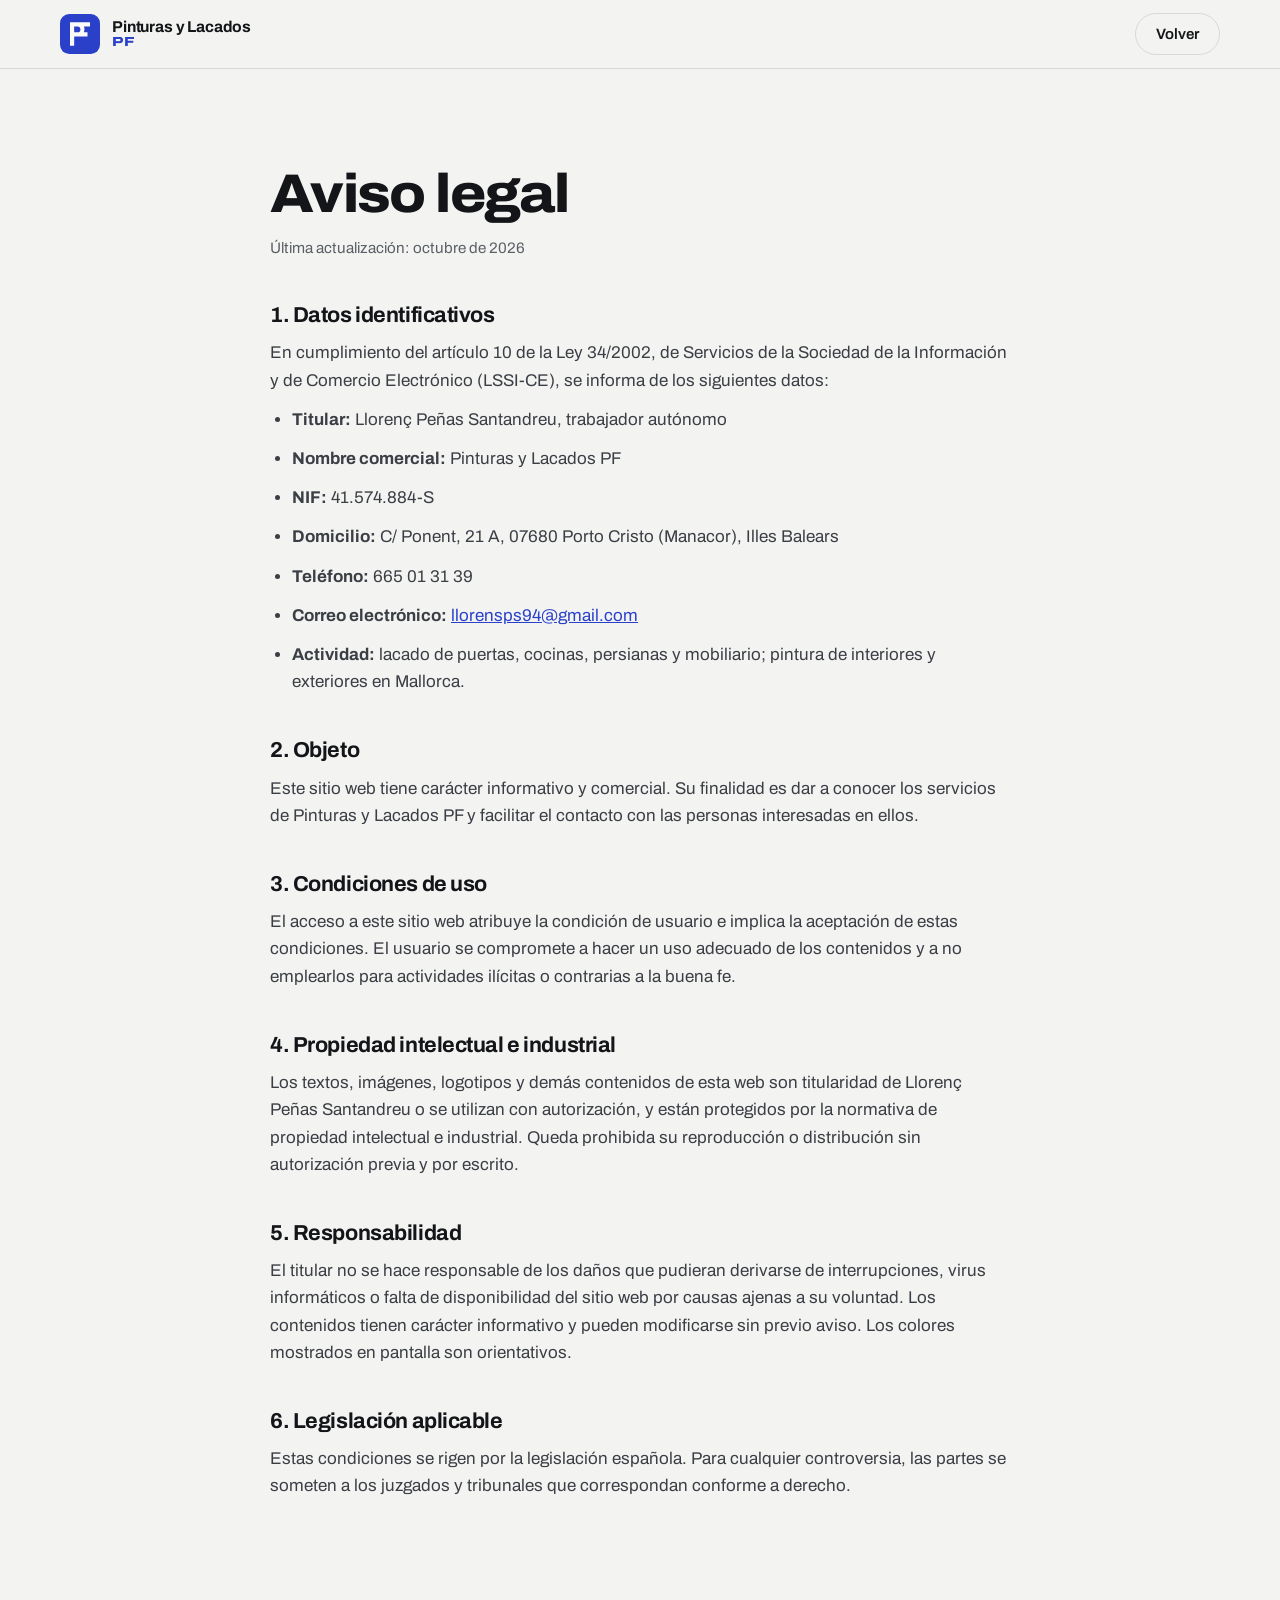
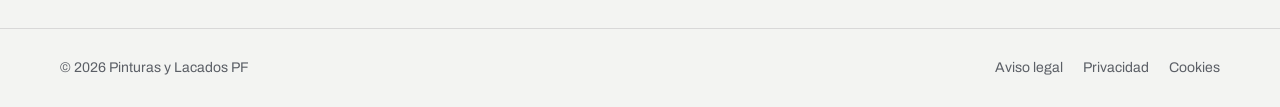
<file: aviso-legal.html>
<!doctype html>
<html lang="es">
<head>
<meta charset="UTF-8">
<meta name="viewport" content="width=device-width, initial-scale=1, viewport-fit=cover">
<title>Aviso legal | Pinturas y Lacados PF</title>
<meta name="description" content="Aviso legal de Pinturas y Lacados PF.">
<link rel="canonical" href="https://www.lacadospf.es/aviso-legal.html">
<meta name="robots" content="noindex, follow">
<link rel="icon" href="/favicon.ico" sizes="48x48">
<link rel="icon" href="/assets/icon-96.png" type="image/png" sizes="96x96">
<link rel="icon" href="/assets/icon-192.png" type="image/png" sizes="192x192">
<link rel="icon" href="/assets/favicon.svg" type="image/svg+xml">
<meta name="theme-color" media="(prefers-color-scheme: light)" content="#F3F4F2">
<meta name="theme-color" media="(prefers-color-scheme: dark)" content="#0F1012">
<meta name="color-scheme" content="light dark">
<link rel="preload" href="assets/fonts/archivo-latin-var.woff2" as="font" type="font/woff2" crossorigin>
<link rel="stylesheet" href="styles.css">
</head>
<body>
<a class="skip-link" href="#contenido">Saltar al contenido</a>
<header class="site-header">
  <div class="wrap header-row">
    <a class="brand" href="index.html">
      <svg class="brand-mark" viewBox="0 0 48 48" aria-hidden="true" focusable="false"><rect width="48" height="48" rx="11" class="bm-tile"/><path class="bm-glyph" fill-rule="evenodd" transform="translate(-1 0)" d="M13 10H37V15H29.75A8.5 8.5 0 0 1 29.75 22H34V27H18V38H13Z M18 15H22A3.5 3.5 0 0 1 22 22H18Z"/></svg>
      <span class="brand-text" translate="no"><span class="brand-name">Pinturas y Lacados</span><span class="brand-sub">PF</span></span>
    </a>
    <a class="btn btn-ghost btn-sm" href="index.html">Volver</a>
  </div>
</header>
<main id="contenido" class="legal">
  <div class="wrap">
    <h1>Aviso legal</h1>
    <p class="legal-updated">Última actualización: octubre de 2026</p>

    <h2>1. Datos identificativos</h2>
    <p>En cumplimiento del artículo 10 de la Ley 34/2002, de Servicios de la Sociedad de la Información y de Comercio Electrónico (LSSI-CE), se informa de los siguientes datos:</p>
    <ul>
      <li><strong>Titular:</strong> Llorenç Peñas Santandreu, trabajador autónomo</li>
      <li><strong>Nombre comercial:</strong> Pinturas y Lacados PF</li>
      <li><strong>NIF:</strong> 41.574.884-S</li>
      <li><strong>Domicilio:</strong> C/ Ponent, 21 A, 07680 Porto Cristo (Manacor), Illes Balears</li>
      <li><strong>Teléfono:</strong> 665 01 31 39</li>
      <li><strong>Correo electrónico:</strong> <a href="mailto:llorensps94@gmail.com">llorensps94@gmail.com</a></li>
      <li><strong>Actividad:</strong> lacado de puertas, cocinas, persianas y mobiliario; pintura de interiores y exteriores en Mallorca.</li>
    </ul>

    <h2>2. Objeto</h2>
    <p>Este sitio web tiene carácter informativo y comercial. Su finalidad es dar a conocer los servicios de Pinturas y Lacados PF y facilitar el contacto con las personas interesadas en ellos.</p>

    <h2>3. Condiciones de uso</h2>
    <p>El acceso a este sitio web atribuye la condición de usuario e implica la aceptación de estas condiciones. El usuario se compromete a hacer un uso adecuado de los contenidos y a no emplearlos para actividades ilícitas o contrarias a la buena fe.</p>

    <h2>4. Propiedad intelectual e industrial</h2>
    <p>Los textos, imágenes, logotipos y demás contenidos de esta web son titularidad de Llorenç Peñas Santandreu o se utilizan con autorización, y están protegidos por la normativa de propiedad intelectual e industrial. Queda prohibida su reproducción o distribución sin autorización previa y por escrito.</p>

    <h2>5. Responsabilidad</h2>
    <p>El titular no se hace responsable de los daños que pudieran derivarse de interrupciones, virus informáticos o falta de disponibilidad del sitio web por causas ajenas a su voluntad. Los contenidos tienen carácter informativo y pueden modificarse sin previo aviso. Los colores mostrados en pantalla son orientativos.</p>

    <h2>6. Legislación aplicable</h2>
    <p>Estas condiciones se rigen por la legislación española. Para cualquier controversia, las partes se someten a los juzgados y tribunales que correspondan conforme a derecho.</p>
  </div>
</main>
<footer class="site-footer site-footer--legal">
  <div class="wrap legal-footer">
    <span>© 2026 Pinturas y Lacados PF</span>
    <span><a href="aviso-legal.html">Aviso legal</a><a href="politica-privacidad.html">Privacidad</a><a href="politica-cookies.html">Cookies</a></span>
  </div>
</footer>
</body>
</html>
</file>
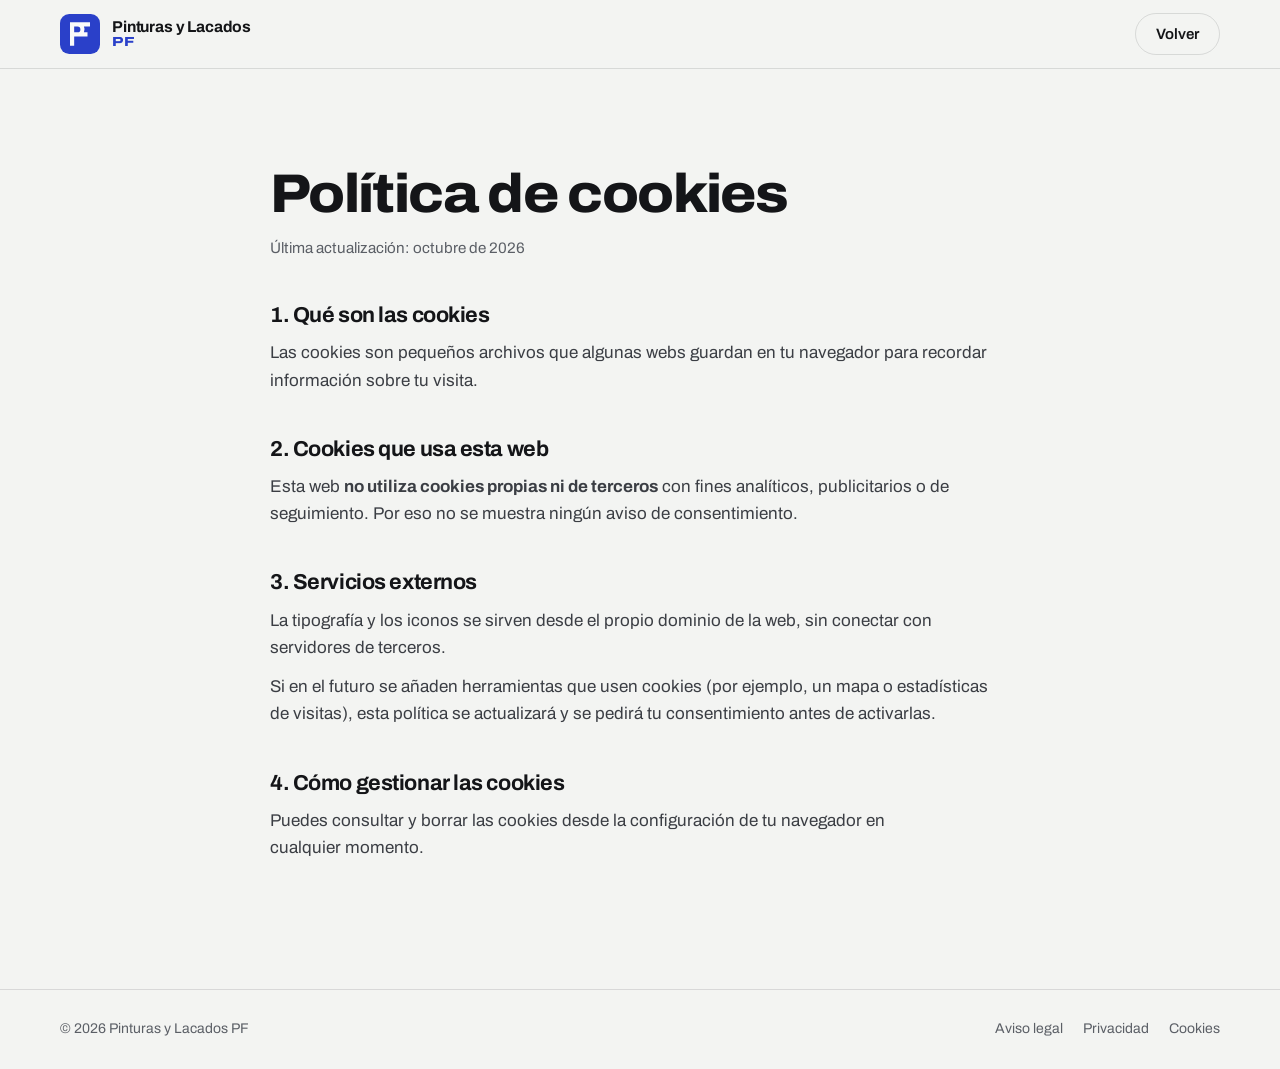
<file: politica-cookies.html>
<!doctype html>
<html lang="es">
<head>
<meta charset="UTF-8">
<meta name="viewport" content="width=device-width, initial-scale=1, viewport-fit=cover">
<title>Política de cookies | Pinturas y Lacados PF</title>
<meta name="description" content="Política de cookies de Pinturas y Lacados PF.">
<link rel="canonical" href="https://www.lacadospf.es/politica-cookies.html">
<meta name="robots" content="noindex, follow">
<link rel="icon" href="/favicon.ico" sizes="48x48">
<link rel="icon" href="/assets/icon-96.png" type="image/png" sizes="96x96">
<link rel="icon" href="/assets/icon-192.png" type="image/png" sizes="192x192">
<link rel="icon" href="/assets/favicon.svg" type="image/svg+xml">
<meta name="theme-color" media="(prefers-color-scheme: light)" content="#F3F4F2">
<meta name="theme-color" media="(prefers-color-scheme: dark)" content="#0F1012">
<meta name="color-scheme" content="light dark">
<link rel="preload" href="assets/fonts/archivo-latin-var.woff2" as="font" type="font/woff2" crossorigin>
<link rel="stylesheet" href="styles.css">
</head>
<body>
<a class="skip-link" href="#contenido">Saltar al contenido</a>
<header class="site-header">
  <div class="wrap header-row">
    <a class="brand" href="index.html">
      <svg class="brand-mark" viewBox="0 0 48 48" aria-hidden="true" focusable="false"><rect width="48" height="48" rx="11" class="bm-tile"/><path class="bm-glyph" fill-rule="evenodd" transform="translate(-1 0)" d="M13 10H37V15H29.75A8.5 8.5 0 0 1 29.75 22H34V27H18V38H13Z M18 15H22A3.5 3.5 0 0 1 22 22H18Z"/></svg>
      <span class="brand-text" translate="no"><span class="brand-name">Pinturas y Lacados</span><span class="brand-sub">PF</span></span>
    </a>
    <a class="btn btn-ghost btn-sm" href="index.html">Volver</a>
  </div>
</header>
<main id="contenido" class="legal">
  <div class="wrap">
    <h1>Política de cookies</h1>
    <p class="legal-updated">Última actualización: octubre de 2026</p>

    <h2>1. Qué son las cookies</h2>
    <p>Las cookies son pequeños archivos que algunas webs guardan en tu navegador para recordar información sobre tu visita.</p>

    <h2>2. Cookies que usa esta web</h2>
    <p>Esta web <strong>no utiliza cookies propias ni de terceros</strong> con fines analíticos, publicitarios o de seguimiento. Por eso no se muestra ningún aviso de consentimiento.</p>

    <h2>3. Servicios externos</h2>
    <p>La tipografía y los iconos se sirven desde el propio dominio de la web, sin conectar con servidores de terceros.</p>
    <p>Si en el futuro se añaden herramientas que usen cookies (por ejemplo, un mapa o estadísticas de visitas), esta política se actualizará y se pedirá tu consentimiento antes de activarlas.</p>

    <h2>4. Cómo gestionar las cookies</h2>
    <p>Puedes consultar y borrar las cookies desde la configuración de tu navegador en cualquier momento.</p>
  </div>
</main>
<footer class="site-footer site-footer--legal">
  <div class="wrap legal-footer">
    <span>© 2026 Pinturas y Lacados PF</span>
    <span><a href="aviso-legal.html">Aviso legal</a><a href="politica-privacidad.html">Privacidad</a><a href="politica-cookies.html">Cookies</a></span>
  </div>
</footer>
</body>
</html>
</file>
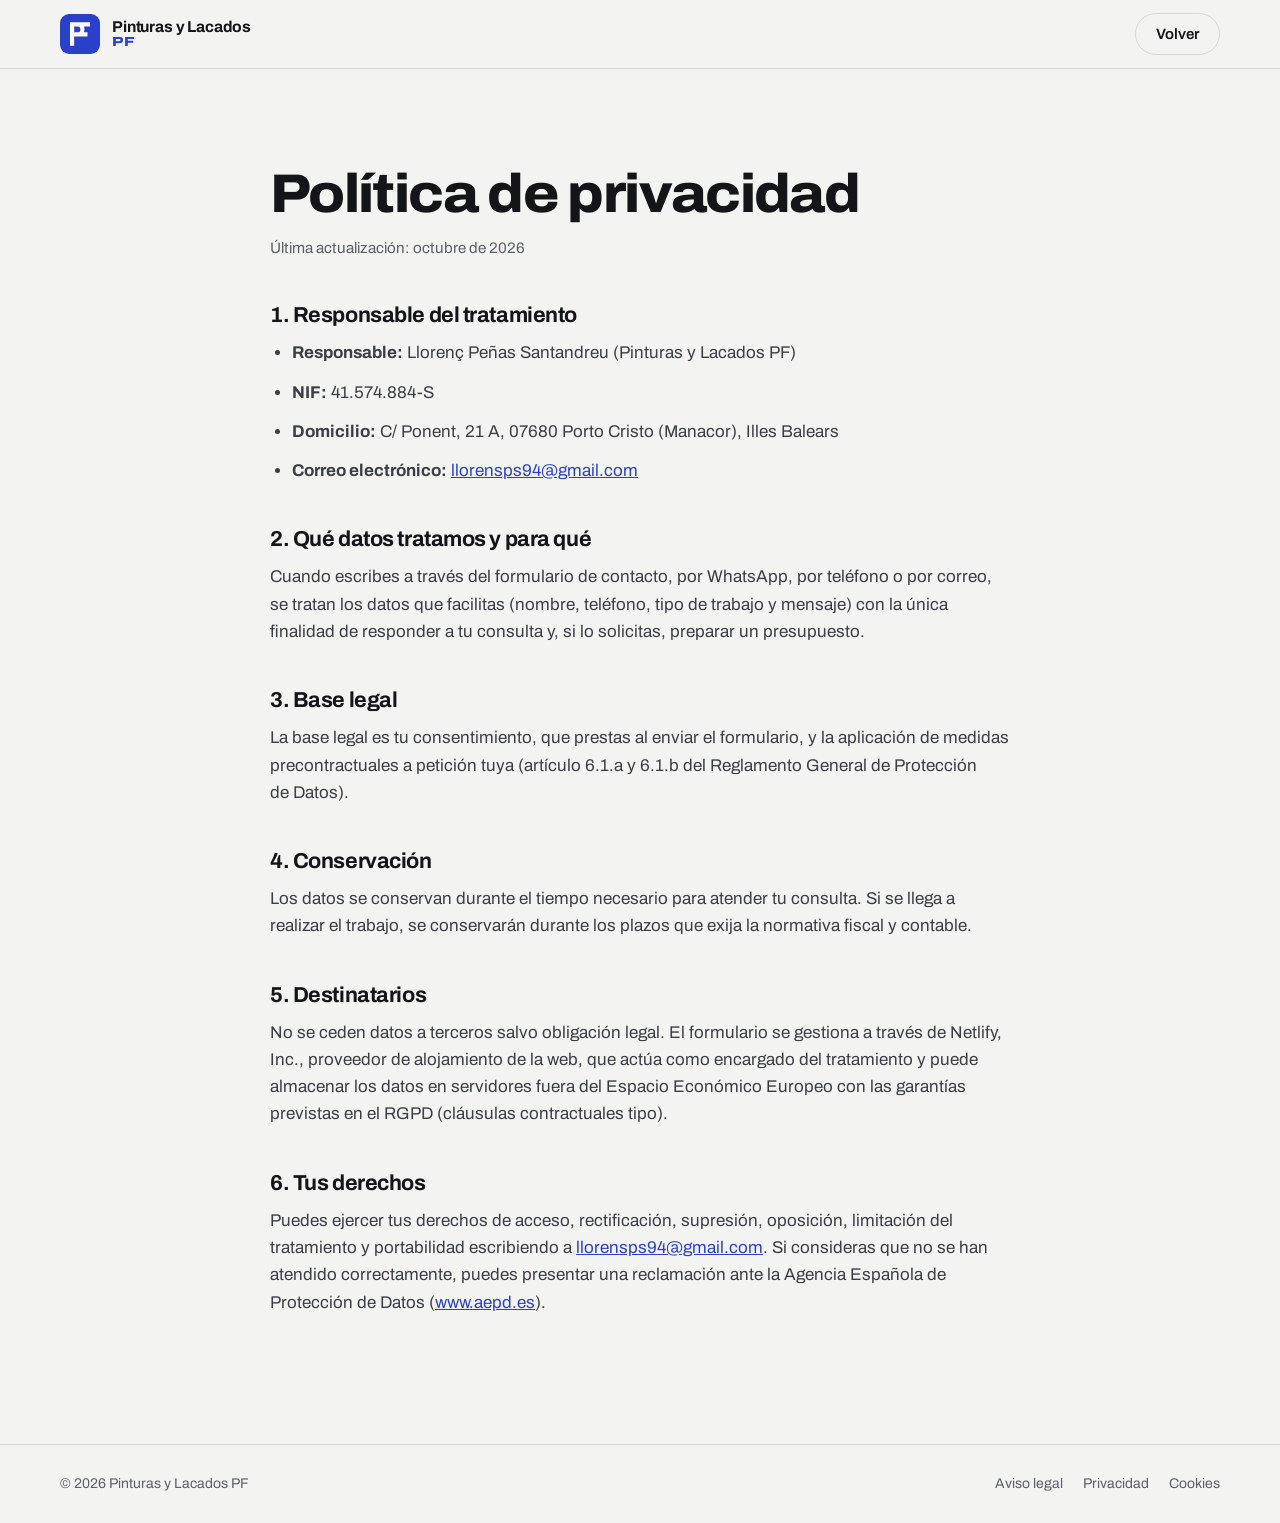
<file: politica-privacidad.html>
<!doctype html>
<html lang="es">
<head>
<meta charset="UTF-8">
<meta name="viewport" content="width=device-width, initial-scale=1, viewport-fit=cover">
<title>Política de privacidad | Pinturas y Lacados PF</title>
<meta name="description" content="Política de privacidad de Pinturas y Lacados PF.">
<link rel="canonical" href="https://www.lacadospf.es/politica-privacidad.html">
<meta name="robots" content="noindex, follow">
<link rel="icon" href="/favicon.ico" sizes="48x48">
<link rel="icon" href="/assets/icon-96.png" type="image/png" sizes="96x96">
<link rel="icon" href="/assets/icon-192.png" type="image/png" sizes="192x192">
<link rel="icon" href="/assets/favicon.svg" type="image/svg+xml">
<meta name="theme-color" media="(prefers-color-scheme: light)" content="#F3F4F2">
<meta name="theme-color" media="(prefers-color-scheme: dark)" content="#0F1012">
<meta name="color-scheme" content="light dark">
<link rel="preload" href="assets/fonts/archivo-latin-var.woff2" as="font" type="font/woff2" crossorigin>
<link rel="stylesheet" href="styles.css">
</head>
<body>
<a class="skip-link" href="#contenido">Saltar al contenido</a>
<header class="site-header">
  <div class="wrap header-row">
    <a class="brand" href="index.html">
      <svg class="brand-mark" viewBox="0 0 48 48" aria-hidden="true" focusable="false"><rect width="48" height="48" rx="11" class="bm-tile"/><path class="bm-glyph" fill-rule="evenodd" transform="translate(-1 0)" d="M13 10H37V15H29.75A8.5 8.5 0 0 1 29.75 22H34V27H18V38H13Z M18 15H22A3.5 3.5 0 0 1 22 22H18Z"/></svg>
      <span class="brand-text" translate="no"><span class="brand-name">Pinturas y Lacados</span><span class="brand-sub">PF</span></span>
    </a>
    <a class="btn btn-ghost btn-sm" href="index.html">Volver</a>
  </div>
</header>
<main id="contenido" class="legal">
  <div class="wrap">
    <h1>Política de privacidad</h1>
    <p class="legal-updated">Última actualización: octubre de 2026</p>

    <h2>1. Responsable del tratamiento</h2>
    <ul>
      <li><strong>Responsable:</strong> Llorenç Peñas Santandreu (Pinturas y Lacados PF)</li>
      <li><strong>NIF:</strong> 41.574.884-S</li>
      <li><strong>Domicilio:</strong> C/ Ponent, 21 A, 07680 Porto Cristo (Manacor), Illes Balears</li>
      <li><strong>Correo electrónico:</strong> <a href="mailto:llorensps94@gmail.com">llorensps94@gmail.com</a></li>
    </ul>

    <h2>2. Qué datos tratamos y para qué</h2>
    <p>Cuando escribes a través del formulario de contacto, por WhatsApp, por teléfono o por correo, se tratan los datos que facilitas (nombre, teléfono, tipo de trabajo y mensaje) con la única finalidad de responder a tu consulta y, si lo solicitas, preparar un presupuesto.</p>

    <h2>3. Base legal</h2>
    <p>La base legal es tu consentimiento, que prestas al enviar el formulario, y la aplicación de medidas precontractuales a petición tuya (artículo 6.1.a y 6.1.b del Reglamento General de Protección de Datos).</p>

    <h2>4. Conservación</h2>
    <p>Los datos se conservan durante el tiempo necesario para atender tu consulta. Si se llega a realizar el trabajo, se conservarán durante los plazos que exija la normativa fiscal y contable.</p>

    <h2>5. Destinatarios</h2>
    <p>No se ceden datos a terceros salvo obligación legal. El formulario se gestiona a través de Netlify, Inc., proveedor de alojamiento de la web, que actúa como encargado del tratamiento y puede almacenar los datos en servidores fuera del Espacio Económico Europeo con las garantías previstas en el RGPD (cláusulas contractuales tipo).</p>

    <h2>6. Tus derechos</h2>
    <p>Puedes ejercer tus derechos de acceso, rectificación, supresión, oposición, limitación del tratamiento y portabilidad escribiendo a <a href="mailto:llorensps94@gmail.com">llorensps94@gmail.com</a>. Si consideras que no se han atendido correctamente, puedes presentar una reclamación ante la Agencia Española de Protección de Datos (<a href="https://www.aepd.es" rel="noopener" target="_blank">www.aepd.es</a>).</p>
  </div>
</main>
<footer class="site-footer site-footer--legal">
  <div class="wrap legal-footer">
    <span>© 2026 Pinturas y Lacados PF</span>
    <span><a href="aviso-legal.html">Aviso legal</a><a href="politica-privacidad.html">Privacidad</a><a href="politica-cookies.html">Cookies</a></span>
  </div>
</footer>
</body>
</html>
</file>
<file: styles.css>
/* =========================================================
   Pinturas y Lacados PF
   Paleta: monocromo frío + un solo acento (azul ultramar).
   Radios: botones en píldora, tarjetas 16px, campos 10px,
   puertas/muebles 4px (son objetos, no interfaz).
   Capas (z-index): 10 cabecera, 20 menú móvil, 30 botón WhatsApp.
   ========================================================= */

:root {
  --bg: #F3F4F2;
  --surface: #FAFAF9;
  --tint: #E9EBE8;
  --ink: #141518;
  --ink-soft: #3B3E44;
  --muted: #5B5F66;
  --line: rgba(20, 21, 24, 0.12);
  --accent: #2A40C9;
  --accent-hover: #2235A8;
  --on-accent: #FAFAF9;
  --accent-soft: rgba(42, 64, 201, 0.08);
  --shadow: 0 30px 60px -28px rgba(20, 24, 40, 0.35);
  --error: #B42318;
  --success: #1E6B3A;

  --font: "Archivo", system-ui, -apple-system, "Segoe UI", sans-serif;
  --ease: cubic-bezier(0.16, 1, 0.3, 1);
  --ease-in-out: cubic-bezier(0.65, 0, 0.35, 1);

  --r-card: 16px;
  --r-field: 10px;
  --r-object: 4px;

  --wrap: 1240px;
  --gutter: clamp(16px, 4vw, 40px);
  --section-y: clamp(72px, 10vw, 128px);
}

@media (prefers-color-scheme: dark) {
  :root {
    --bg: #0F1012;
    --surface: #17181B;
    --tint: #141518;
    --ink: #ECEDEF;
    --ink-soft: #C9CBD0;
    --muted: #9A9EA6;
    --line: rgba(236, 237, 239, 0.12);
    --accent: #7D8DFF;
    --accent-hover: #9AA7FF;
    --on-accent: #0F1012;
    --accent-soft: rgba(125, 141, 255, 0.12);
    --shadow: 0 30px 60px -28px rgba(0, 0, 0, 0.7);
    --error: #FF8A80;
    --success: #7DD89B;
  }
}

@media (prefers-color-scheme: dark) {
  .tile.tile--lacado { background: #2A40C9; color: #FAFAF9; }
  .tile--lacado p, .tile--lacado .tile-icon { color: rgba(250, 250, 249, 0.82) !important; }
  .tile--lacado .pill-list li { border-color: rgba(250, 250, 249, 0.35); }
  .tile.tile--pintura { background: #202226; color: var(--ink); border: 1px solid var(--line); }
  .tile--pintura p { color: var(--muted) !important; }
  .tile--pintura .tile-icon { color: var(--accent) !important; }
}

/* Archivo (Google Fonts, OFL) autoalojada: subconjunto latino, ejes de anchura y peso */
@font-face {
  font-family: "Archivo";
  font-style: normal;
  font-weight: 100 900;
  font-stretch: 62% 125%;
  font-display: swap;
  src: url("assets/fonts/archivo-latin-var.woff2") format("woff2");
  unicode-range: U+0000-00FF, U+0131, U+0152-0153, U+02BB-02BC, U+02C6, U+02DA, U+02DC, U+0304, U+0308, U+0329, U+2000-206F, U+20AC, U+2122, U+2191, U+2193, U+2212, U+2215, U+FEFF, U+FFFD;
}

/* ---------- Base ---------- */
*, *::before, *::after { box-sizing: border-box; }
html { color-scheme: light dark; scroll-padding-top: 80px; scroll-behavior: smooth; -webkit-text-size-adjust: 100%; text-size-adjust: 100%; -webkit-tap-highlight-color: transparent; }
@media (prefers-reduced-motion: reduce) { html { scroll-behavior: auto; } }
body {
  margin: 0;
  background: var(--bg);
  color: var(--ink);
  font-family: var(--font);
  font-size: 1.0625rem;
  line-height: 1.6;
  -webkit-font-smoothing: antialiased;
  overflow-x: hidden;
}
img { max-width: 100%; display: block; }
a { color: inherit; }
h1, h2, h3 { margin: 0; line-height: 1.08; letter-spacing: -0.02em; text-wrap: balance; }
p { text-wrap: pretty; }
p { margin: 0; }
ul, ol { margin: 0; padding: 0; list-style: none; }
:focus-visible { outline: 2px solid var(--accent); outline-offset: 3px; border-radius: 4px; }
a, button, summary, label, select, input[type="checkbox"], input[type="range"] { touch-action: manipulation; }
button, .btn, summary, .swatch, .direct-link, .compare { -webkit-user-select: none; user-select: none; -webkit-touch-callout: none; }
::selection { background: var(--accent); color: var(--on-accent); }

.wrap {
  width: 100%; max-width: var(--wrap); margin: 0 auto;
  padding-left: max(var(--gutter), env(safe-area-inset-left, 0px));
  padding-right: max(var(--gutter), env(safe-area-inset-right, 0px));
}
.sr-only {
  position: absolute; width: 1px; height: 1px; padding: 0; margin: -1px;
  overflow: hidden; clip: rect(0 0 0 0); white-space: nowrap; border: 0;
}
.skip-link {
  position: absolute; left: 16px; top: -60px; z-index: 40;
  background: var(--accent); color: var(--on-accent);
  padding: 10px 16px; border-radius: 999px; text-decoration: none; font-weight: 600;
}
.skip-link:focus { top: 12px; }

/* ---------- Botones ---------- */
.btn {
  display: inline-flex; align-items: center; justify-content: center; gap: 10px;
  min-height: 52px; padding: 0 26px;
  border-radius: 999px; border: 1px solid transparent;
  font: 600 1rem/1 var(--font); text-decoration: none; white-space: nowrap;
  cursor: pointer;
  transition: background-color .25s var(--ease), color .25s var(--ease), border-color .25s var(--ease), transform .15s var(--ease);
}
.btn:active { transform: scale(0.98); }
.btn i { font-size: 1.15em; transition: transform .3s var(--ease); }
.btn-primary { background: var(--accent); color: var(--on-accent); }
.btn-ghost { border-color: var(--line); color: var(--ink); background: transparent; }
.btn-sm { min-height: 42px; padding: 0 20px; font-size: .9375rem; }

/* ---------- Cabecera ---------- */
.site-header {
  position: sticky; top: 0; z-index: 10;
  background: color-mix(in srgb, var(--bg) 82%, transparent);
  backdrop-filter: blur(14px) saturate(140%);
  -webkit-backdrop-filter: blur(14px) saturate(140%);
  border-bottom: 1px solid var(--line);
}
.header-row { display: flex; align-items: center; justify-content: space-between; height: 68px; gap: 24px; }

.brand { display: inline-flex; align-items: center; gap: 12px; text-decoration: none; }
.brand-mark { display: block; width: 40px; height: 40px; flex: none; }
.bm-tile { fill: var(--accent); }
.bm-glyph { fill: var(--on-accent); }
@media (hover: hover) and (pointer: fine) {
  .brand .brand-mark { transition: transform .4s var(--ease); }
  .brand:hover .brand-mark { transform: rotate(-6deg) scale(1.04); }
}
.brand-text { display: flex; flex-direction: column; line-height: 1.05; }
.brand-name { font-weight: 700; font-size: .98rem; letter-spacing: -0.01em; }
.brand-sub { font-weight: 800; font-stretch: 125%; font-size: .82rem; color: var(--accent); letter-spacing: .08em; }

.nav-links { display: flex; gap: 30px; }
.nav-links a {
  text-decoration: none; font-size: .95rem; font-weight: 500; color: var(--ink-soft);
  position: relative; padding: 6px 0;
}
.nav-links a::after {
  content: ""; position: absolute; left: 0; right: 0; bottom: 0; height: 2px;
  background: var(--accent); transform: scaleX(0); transform-origin: left;
  transition: transform .35s var(--ease);
}
.nav-links a.is-active { color: var(--ink); }
.nav-links a.is-active::after { transform: scaleX(1); }

.header-actions { display: flex; align-items: center; gap: 10px; }
.nav-toggle {
  display: none; width: 44px; height: 44px; border-radius: 999px;
  border: 1px solid var(--line); background: transparent; color: var(--ink);
  font-size: 1.35rem; cursor: pointer; place-items: center;
}
.nav-toggle .icon-close { display: none; }
.nav-toggle[aria-expanded="true"] .icon-open { display: none; }
.nav-toggle[aria-expanded="true"] .icon-close { display: block; }

.nav-mobile {
  position: fixed; inset: 68px 0 0; z-index: 20;
  background: var(--bg);
  display: flex; flex-direction: column; gap: 4px;
  padding: 24px var(--gutter) calc(24px + env(safe-area-inset-bottom, 0px));
  overflow-y: auto; overscroll-behavior: contain;
  opacity: 0; visibility: hidden; transform: translateY(-8px);
  transition: opacity .3s var(--ease), transform .3s var(--ease), visibility .3s;
}
.nav-mobile.is-open { opacity: 1; visibility: visible; transform: none; }
.nav-mobile a:not(.btn) {
  font-size: 1.6rem; font-weight: 700; text-decoration: none;
  padding: 14px 0; border-bottom: 1px solid var(--line);
}
.nav-mobile .btn { margin-top: 10px; }
.nav-mobile .btn-primary { margin-top: 24px; }

@media (max-width: 900px) {
  .nav-primary { display: none; }
  .nav-toggle { display: grid; }
}
@media (max-width: 520px) {
  .header-cta { display: none; }
}

/* ---------- Hero ---------- */
.hero { padding: clamp(40px, 6vw, 80px) 0 clamp(56px, 7vw, 96px); }
.hero-grid {
  display: grid; grid-template-columns: minmax(0, 1fr) clamp(300px, 30vw, 400px); align-items: center;
  gap: clamp(32px, 4.5vw, 64px);
  min-height: calc(100svh - 68px - 160px);
}
.eyebrow {
  font-size: .82rem; font-weight: 600; letter-spacing: .14em; text-transform: uppercase;
  color: var(--accent); margin-bottom: 22px;
}
.hero-title {
  font-size: clamp(2.4rem, 4.6vw, 3.9rem);
  font-weight: 800; font-stretch: 106%;
  line-height: 1.04; letter-spacing: -0.035em;
}
.hero-title .line { display: block; overflow: hidden; padding-bottom: .06em; }
.hero-title .line > span { display: inline-block; }
.hero-title em { font-style: normal; color: var(--accent); }
.hero-sub { margin-top: 26px; font-size: clamp(1.06rem, 1.4vw, 1.2rem); color: var(--muted); max-width: 46ch; }
.hero-ctas { display: flex; flex-wrap: wrap; gap: 12px; margin-top: 36px; }

/* entrada escalonada */
@media (prefers-reduced-motion: no-preference) {
  .hero-in { animation: rise .9s var(--ease) both; animation-delay: calc(var(--i, 0) * 90ms + 80ms); }
  .hero-title .hero-in { animation-name: rise-line; animation-duration: 1s; }
}
@keyframes rise { from { opacity: 0; transform: translateY(18px); } to { opacity: 1; transform: none; } }
@keyframes rise-line { from { transform: translateY(105%); } to { transform: none; } }

.hero-visual { display: flex; flex-direction: column; align-items: center; gap: 28px; }

/* ---------- Puerta lacada ---------- */
.door-stage { position: relative; width: min(100%, 340px); }
.door {
  --coat: #383E42;
  --next: #383E42;
  --sheen: .28;
  position: relative;
  aspect-ratio: 5 / 7.4;
  width: 100%;
  border-radius: var(--r-object);
  overflow: hidden;
  isolation: isolate;
  box-shadow:
    inset 0 0 0 1px rgba(0, 0, 0, 0.12),
    var(--shadow);
}
.door[data-finish="mate"] { --sheen: .06; }
.door[data-finish="satinado"] { --sheen: .28; }

.door-coat { position: absolute; inset: 0; }
.door-coat--base { background: var(--coat); }
/* borde difuminado de la pasada: --p recorre la puerta de arriba abajo */
@property --p { syntax: "<percentage>"; inherits: false; initial-value: -12%; }
.door-coat--next {
  --p: -12%;
  background: var(--next);
  -webkit-mask-image: linear-gradient(180deg, #000 calc(var(--p) - 10%), transparent calc(var(--p) + 10%));
  mask-image: linear-gradient(180deg, #000 calc(var(--p) - 10%), transparent calc(var(--p) + 10%));
}
.door.is-spraying .door-coat--next { animation: spray 1.15s var(--ease-in-out) forwards; }
@keyframes spray { from { --p: -12%; } to { --p: 112%; } }

/* neblina de pistola en el borde de la pasada */
.door-mist {
  position: absolute; left: -10%; right: -10%; top: 0; height: 20%;
  background: radial-gradient(60% 50% at 50% 50%, var(--next), transparent 70%);
  filter: blur(12px); opacity: 0; transform: translateY(-100%); mix-blend-mode: screen;
  pointer-events: none;
}
.door.is-spraying .door-mist { animation: mist 1.15s var(--ease-in-out) forwards; }
@keyframes mist {
  0% { opacity: 0; transform: translateY(-100%); }
  12% { opacity: .9; }
  85% { opacity: .9; }
  100% { opacity: 0; transform: translateY(500%); }
}

/* plafón rehundido */
.door-panel {
  position: absolute; inset: 11% 15% 11% 15%;
  border-radius: 2px;
  box-shadow:
    inset 4px 4px 7px rgba(0, 0, 0, 0.30),
    inset -3px -3px 5px rgba(255, 255, 255, 0.16),
    0 0 0 1px rgba(0, 0, 0, 0.05),
    1px 1px 0 rgba(255, 255, 255, 0.12);
}
.door-panel::after {
  content: ""; position: absolute; inset: 9%;
  border-radius: 2px;
  box-shadow: 2px 2px 4px rgba(0, 0, 0, 0.18), -1px -1px 2px rgba(255, 255, 255, 0.12);
}
/* brillo según acabado */
.door-sheen {
  position: absolute; inset: 0; pointer-events: none;
  background:
    linear-gradient(112deg, transparent 22%, rgba(255, 255, 255, 0.9) 34%, transparent 46%),
    linear-gradient(112deg, transparent 52%, rgba(255, 255, 255, 0.5) 56%, transparent 60%),
    linear-gradient(180deg, rgba(255, 255, 255, 0.35), transparent 40%, rgba(0, 0, 0, 0.18));
  opacity: var(--sheen);
  mix-blend-mode: soft-light;
  transition: opacity .6s var(--ease);
}
.door-handle {
  position: absolute; right: 6.5%; top: 44%; width: 3.2%; height: 15%;
  border-radius: 3px;
  background: linear-gradient(90deg, #8E9196, #E8E9EB 45%, #9EA1A6 60%, #6D7075);
  box-shadow: 2px 3px 6px rgba(0, 0, 0, 0.35);
}
.door-floor {
  position: absolute; left: 10%; right: 10%; bottom: -18px; height: 18px;
  background: radial-gradient(50% 50% at 50% 50%, rgba(20, 24, 40, 0.28), transparent 70%);
  filter: blur(4px);
}

/* ---------- Configurador ---------- */
.configurator { display: flex; flex-direction: column; align-items: center; gap: 14px; width: min(100%, 380px); }
.swatches { display: flex; gap: 10px; flex-wrap: wrap; justify-content: center; }
.swatch {
  width: 38px; height: 38px; border-radius: 999px; cursor: pointer;
  background: var(--sw); border: 1px solid rgba(0, 0, 0, 0.15);
  box-shadow: inset 0 1px 0 rgba(255, 255, 255, 0.25);
  transition: transform .25s var(--ease), box-shadow .25s var(--ease);
}
.swatch[aria-checked="true"] { box-shadow: 0 0 0 3px var(--bg), 0 0 0 5px var(--accent); }

.finish-toggle {
  display: inline-flex; padding: 4px; gap: 2px;
  border: 1px solid var(--line); border-radius: 999px; background: var(--surface);
}
.finish-toggle button {
  font: 500 .875rem/1 var(--font); color: var(--muted);
  padding: 9px 16px; border-radius: 999px; border: 0; background: transparent; cursor: pointer;
  transition: background-color .25s var(--ease), color .25s var(--ease);
}
.finish-toggle button[aria-checked="true"] { background: var(--ink); color: var(--bg); }
.config-readout { font-size: .875rem; color: var(--muted); }
.config-readout strong { color: var(--ink); font-weight: 600; }

/* ---------- Cinta ---------- */
.ticker {
  border-block: 1px solid var(--line); overflow: hidden; padding: 18px 0;
  mask-image: linear-gradient(90deg, transparent, #000 8%, #000 92%, transparent);
  -webkit-mask-image: linear-gradient(90deg, transparent, #000 8%, #000 92%, transparent);
}
.ticker-track { display: flex; width: max-content; }
.ticker-track span {
  display: inline-flex; align-items: center; gap: 28px; padding-right: 28px;
  font-size: clamp(1.1rem, 2vw, 1.5rem); font-weight: 700; font-stretch: 112%;
  letter-spacing: -0.01em; color: var(--ink-soft); white-space: nowrap;
}
.ticker-track span::after {
  content: ""; width: 14px; height: 18px; border-radius: 2px; background: var(--accent);
  opacity: .85;
}
.ticker-track span:nth-child(3n+2)::after { background: #8BA27C; }
.ticker-track span:nth-child(3n)::after { background: #C5C9C4; }
/* se desplaza al hacer scroll (sin bucle automático); sin soporte, queda quieta */
@supports (animation-timeline: view()) {
  @media (prefers-reduced-motion: no-preference) {
    .ticker-track { animation: ticker linear both; animation-timeline: view(); animation-range: cover; }
  }
}
@keyframes ticker { from { transform: translateX(0); } to { transform: translateX(-30%); } }

/* ---------- Secciones ---------- */
.section { padding: var(--section-y) 0; scroll-margin-top: 68px; }
.section--tint { background: var(--tint); }
.section-title {
  font-size: clamp(2rem, 4vw, 3.25rem); font-weight: 800; font-stretch: 108%;
  letter-spacing: -0.03em; max-width: 24ch;
}
.section-lead { margin-top: 18px; color: var(--muted); max-width: 58ch; font-size: 1.1rem; }

/* reveal */
@media (prefers-reduced-motion: no-preference) {
  .reveal { opacity: 0; transform: translateY(24px); transition: opacity .8s var(--ease), transform .8s var(--ease); }
  .reveal.is-visible { opacity: 1; transform: none; }
  .bento .reveal:nth-child(2) { transition-delay: 70ms; }
  .bento .reveal:nth-child(3) { transition-delay: 140ms; }
  .bento .reveal:nth-child(4) { transition-delay: 210ms; }
  .bento .reveal:nth-child(5) { transition-delay: 280ms; }
}

/* ---------- Servicios (bento) ---------- */
.bento {
  margin-top: clamp(40px, 5vw, 64px);
  display: grid; gap: 16px;
  grid-template-columns: repeat(6, 1fr);
  grid-template-areas:
    "lac lac lac lac pin pin"
    "lac lac lac lac pin pin"
    "coc coc per per ten ten";
}
.tile {
  position: relative; overflow: hidden;
  border-radius: var(--r-card); padding: clamp(24px, 3vw, 36px);
  background: var(--surface); border: 1px solid var(--line);
  display: flex; flex-direction: column; gap: 12px;
  min-height: 230px;
}
.tile h3 { font-size: clamp(1.3rem, 2vw, 1.6rem); font-weight: 700; font-stretch: 108%; }
.tile p { color: var(--muted); max-width: 44ch; }
.tile-icon { font-size: 1.8rem; color: var(--accent); margin-bottom: 4px; }

.tile--lacado {
  grid-area: lac; background: var(--accent); color: var(--on-accent); border-color: transparent;
  flex-direction: row; justify-content: space-between; gap: 24px; min-height: 420px;
}
.tile--lacado .tile-body { display: flex; flex-direction: column; gap: 12px; justify-content: flex-end; }
.tile--lacado h3 { font-size: clamp(2rem, 3.4vw, 2.75rem); }
.tile--lacado p, .tile--lacado .tile-icon { color: color-mix(in srgb, var(--on-accent) 82%, transparent); }
.pill-list { display: flex; flex-wrap: wrap; gap: 8px; margin-top: 10px; }
.pill-list li {
  font-size: .875rem; font-weight: 500; padding: 7px 14px; border-radius: 999px;
  border: 1px solid color-mix(in srgb, var(--on-accent) 35%, transparent);
}
.chip-fan { position: relative; flex: 0 0 38%; align-self: center; height: 260px; }
.chip-fan span {
  position: absolute; left: 50%; bottom: 0; width: 46%; aspect-ratio: 1 / 1.7;
  margin-left: -23%;
  background: var(--c); border-radius: var(--r-object);
  transform-origin: 50% 100%; transform: rotate(var(--r));
  box-shadow: 0 14px 28px -12px rgba(0, 0, 0, 0.45), inset 0 0 0 1px rgba(255, 255, 255, 0.12);
  transition: transform .6s var(--ease);
}
.chip-fan span::after {
  content: ""; position: absolute; left: 0; right: 0; bottom: 0; height: 22%;
  background: rgba(255, 255, 255, 0.92); border-radius: 0 0 var(--r-object) var(--r-object);
}


.tile--pintura { grid-area: pin; background: var(--ink); color: var(--bg); border-color: transparent; justify-content: flex-end; }
.tile--pintura p { color: color-mix(in srgb, var(--bg) 72%, transparent); }
.tile--pintura .tile-icon { color: var(--bg); }

.tile--cocinas { grid-area: coc; }
.tile--persianas {
  grid-area: per;
}
.tile--persianas::before {
  content: ""; position: absolute; inset: 0 0 0 52%; pointer-events: none;
  background: repeating-linear-gradient(180deg, transparent 0 16px, var(--line) 16px 18px);
  mask-image: linear-gradient(90deg, transparent, #000 70%);
  -webkit-mask-image: linear-gradient(90deg, transparent, #000 70%);
}
.tile--persianas > * { position: relative; }
.tile--tenidos {
  grid-area: ten;
  background:
    radial-gradient(120% 90% at 100% 100%, var(--accent-soft), transparent 60%),
    var(--surface);
}
.tile--cocinas, .tile--persianas, .tile--tenidos { justify-content: flex-end; }

@media (max-width: 960px) {
  .bento {
    grid-template-columns: 1fr 1fr;
    grid-template-areas: "lac lac" "pin pin" "coc per" "ten ten";
  }
  .tile--lacado { min-height: 0; }
}
@media (max-width: 640px) {
  .bento { grid-template-columns: 1fr; grid-template-areas: "lac" "pin" "coc" "per" "ten"; }
  .tile { min-height: 0; }
  .tile--lacado { flex-direction: column-reverse; }
  .chip-fan { flex: none; width: 70%; height: 170px; align-self: center; }
}

/* ---------- Antes / después ---------- */
.compare {
  --pos: 50%;
  position: relative; margin-top: clamp(36px, 5vw, 56px);
  aspect-ratio: 4 / 3; max-width: 880px; border-radius: var(--r-card); overflow: hidden;
  background: #D9DAD5; user-select: none; touch-action: pan-y;
}
.compare-layer { position: absolute; inset: 0; }
.compare-layer picture, .compare-layer img { display: block; width: 100%; height: 100%; }
.compare-layer img { object-fit: cover; pointer-events: none; -webkit-user-drag: none; }
.compare-after { clip-path: inset(0 0 0 var(--pos)); }

.compare-tag {
  position: absolute; top: 18px; left: 18px;
  font-size: .85rem; font-weight: 600; letter-spacing: .02em;
  padding: 7px 14px; border-radius: 999px;
  background: rgba(20, 21, 24, 0.78); color: #FAFAF9;
}
.compare-tag--after { left: auto; right: 18px; background: var(--accent); color: var(--on-accent); }

.compare-handle {
  position: absolute; top: 0; bottom: 0; left: var(--pos); width: 2px; margin-left: -1px;
  background: #FAFAF9; pointer-events: none;
  box-shadow: 0 0 0 1px rgba(0, 0, 0, 0.08);
}
.compare-handle i {
  position: absolute; top: 50%; left: 50%; transform: translate(-50%, -50%);
  width: 48px; height: 48px; border-radius: 999px; display: grid; place-items: center;
  background: #FAFAF9; color: #141518; font-size: 1.25rem;
  box-shadow: 0 8px 24px -6px rgba(0, 0, 0, 0.4);
  transition: transform .25s var(--ease);
}
.compare:active .compare-handle i { transform: translate(-50%, -50%) scale(0.94); }
.compare { cursor: ew-resize; }
/* el range queda para teclado y lectores de pantalla; el arrastre lo gestiona main.js */
.compare-range {
  position: absolute; inset: 0; width: 100%; height: 100%; margin: 0;
  opacity: 0; pointer-events: none; -webkit-appearance: none; appearance: none;
}
.compare-range:focus-visible ~ .compare-handle i,
.compare:has(.compare-range:focus-visible) .compare-handle i { outline: 3px solid var(--accent); outline-offset: 2px; }


/* ---------- Proceso ---------- */
.process {
  --progress: 0;
  margin-top: clamp(44px, 6vw, 72px);
  display: grid; grid-template-columns: repeat(4, 1fr); gap: 28px;
  position: relative; counter-reset: step;
}
.process::before, .process::after {
  content: ""; position: absolute; top: 27px; left: 28px; right: calc((100% - 84px) / 4 - 28px); height: 2px;
}
.process::before { background: var(--line); }
.process::after {
  background: var(--accent); transform-origin: left; transform: scaleX(var(--progress));
  transition: transform 1.6s var(--ease-in-out);
}
.process.is-drawn { --progress: 1; }
.process-step { position: relative; z-index: 1; }
.process-icon {
  display: grid; place-items: center; width: 56px; height: 56px; border-radius: 999px;
  background: var(--bg); border: 2px solid var(--line); color: var(--muted); font-size: 1.5rem;
  transition: border-color .4s var(--ease), color .4s var(--ease), background-color .4s var(--ease);
}
.process.is-drawn .process-icon { border-color: var(--accent); color: var(--accent); }
.process.is-drawn .process-step:nth-child(1) .process-icon { transition-delay: .1s; }
.process.is-drawn .process-step:nth-child(2) .process-icon { transition-delay: .5s; }
.process.is-drawn .process-step:nth-child(3) .process-icon { transition-delay: .9s; }
.process.is-drawn .process-step:nth-child(4) .process-icon { transition-delay: 1.3s; background: var(--accent); color: var(--on-accent); }
.process-step h3 { margin-top: 22px; font-size: 1.2rem; font-weight: 700; }
.process-step p { margin-top: 8px; color: var(--muted); font-size: 1rem; }

@media (max-width: 860px) {
  .process { grid-template-columns: 1fr; gap: 34px; }
  .process::before, .process::after { display: none; }
  .process-step:not(:last-child)::before, .process-step:not(:last-child)::after {
    content: ""; position: absolute; left: 27px; top: 56px; bottom: -34px; width: 2px;
  }
  .process-step:not(:last-child)::before { background: var(--line); }
  .process-step:not(:last-child)::after {
    background: var(--accent); transform-origin: top; transform: scaleY(var(--progress));
    transition: transform .45s var(--ease-in-out);
  }
  .process-step:nth-child(2)::after { transition-delay: .4s; }
  .process-step:nth-child(3)::after { transition-delay: .8s; }
  .process-step { display: grid; grid-template-columns: 56px 1fr; column-gap: 20px; }
  .process-step .process-icon { grid-row: span 2; }
  .process-step h3 { margin-top: 14px; }
}
@media (prefers-reduced-motion: reduce) {
  .process { --progress: 1; }
  .process::after, .process-step::after, .process-icon { transition: none; }
}

/* ---------- Manifiesto ---------- */
.manifesto { border-top: 1px solid var(--line); }
.manifesto-inner { display: flex; flex-direction: column; align-items: center; text-align: center; }
.manifesto-text {
  font-size: clamp(1.7rem, 3.6vw, 2.9rem); font-weight: 700; font-stretch: 106%;
  line-height: 1.18; letter-spacing: -0.025em; max-width: 26ch;
}
.manifesto-text span { color: var(--muted); }
.facts { display: flex; flex-wrap: wrap; justify-content: center; gap: 12px 28px; margin-top: 40px; }
.facts li { display: inline-flex; align-items: center; gap: 10px; font-weight: 500; color: var(--ink-soft); }
.facts i { color: var(--accent); font-size: 1.3rem; }

/* ---------- Preguntas ---------- */
.faq-grid { display: grid; grid-template-columns: 0.8fr 1.2fr; gap: clamp(32px, 6vw, 96px); align-items: start; }
.faq-title { position: sticky; top: 108px; }
.faq details { border-bottom: 1px solid var(--line); }
.faq details:first-child { border-top: 1px solid var(--line); }
.faq summary {
  list-style: none; cursor: pointer;
  display: flex; justify-content: space-between; align-items: center; gap: 20px;
  padding: 22px 0; font-size: 1.125rem; font-weight: 600;
}
.faq summary::-webkit-details-marker { display: none; }
.faq summary i { flex: none; font-size: 1.25rem; color: var(--accent); transition: transform .35s var(--ease); }
.faq details[open] summary i { transform: rotate(45deg); }
.faq details p { padding: 0 40px 24px 0; color: var(--muted); max-width: 62ch; }
@media (prefers-reduced-motion: no-preference) {
  .faq details[open] p { animation: rise .5s var(--ease); }
}
@media (max-width: 860px) {
  .faq-grid { grid-template-columns: 1fr; }
  .faq-title { position: static; }
}

/* ---------- Contacto ---------- */
.contact-direct {
  display: grid; grid-template-columns: repeat(3, 1fr); gap: 12px;
  margin-top: 40px;
}
.direct-link {
  display: flex; align-items: center; gap: 16px; padding: 18px 20px;
  border-radius: var(--r-card); border: 1px solid var(--line); background: var(--surface);
  text-decoration: none; min-width: 0;
  transition: border-color .25s var(--ease), transform .25s var(--ease);
}
.direct-link i { font-size: 1.6rem; color: var(--accent); flex: none; }
.direct-link span { display: flex; flex-direction: column; font-size: .95rem; color: var(--muted); min-width: 0; overflow-wrap: anywhere; }
.direct-link strong { color: var(--ink); font-weight: 600; font-size: 1rem; }

.contact-form {
  margin-top: 16px; padding: clamp(24px, 4vw, 44px);
  border-radius: var(--r-card); background: var(--surface); border: 1px solid var(--line);
  display: grid; grid-template-columns: 1fr 1fr; gap: 22px 20px;
}
.form-row { display: flex; flex-direction: column; gap: 8px; }
.form-row--full { grid-column: 1 / -1; }
.form-row label { font-weight: 600; font-size: .95rem; }
.form-row input:not([type="checkbox"]), .form-row select, .form-row textarea {
  width: 100%; font: 400 1rem/1.4 var(--font); color: var(--ink);
  background: var(--bg); border: 1px solid color-mix(in srgb, var(--ink) 22%, transparent);
  border-radius: var(--r-field); padding: 13px 14px; min-height: 50px;
  transition: border-color .2s var(--ease), box-shadow .2s var(--ease);
}
.form-row textarea { resize: vertical; min-height: 130px; }
.form-row input:focus, .form-row select:focus, .form-row textarea:focus {
  outline: none; border-color: var(--accent); box-shadow: 0 0 0 3px var(--accent-soft);
}
.select-wrap { position: relative; }
.select-wrap select { appearance: none; -webkit-appearance: none; padding-right: 44px; cursor: pointer; }
.select-wrap i { position: absolute; right: 14px; top: 50%; transform: translateY(-50%); pointer-events: none; color: var(--muted); }
.field-hint { font-size: .875rem; color: var(--muted); }
.field-error { font-size: .875rem; color: var(--error); min-height: 0; }
.field-error:empty { display: none; }
.has-error input, .has-error select, .has-error textarea { border-color: var(--error) !important; }

.form-check { flex-direction: row; flex-wrap: wrap; align-items: center; gap: 10px; }
.form-check { flex-wrap: nowrap; align-items: flex-start; }
.form-check input { flex: none; width: 22px; height: 22px; accent-color: var(--accent); margin: 1px 0 0; }
.form-check label { flex: 1 1 0; min-width: 0; font-weight: 400; color: var(--ink-soft); }
.form-check { flex-wrap: wrap; }
.form-check .field-error { margin-left: 32px; }
.form-check .field-error { flex-basis: 100%; }

.form-actions { flex-direction: row; flex-wrap: wrap; align-items: center; gap: 16px 24px; }
.form-status { font-size: .95rem; font-weight: 500; }
.form-status.is-error { color: var(--error); }
.form-status.is-success { color: var(--success); }
.form-actions button[disabled] { opacity: .65; cursor: progress; }

.hp-field { position: absolute; width: 1px; height: 1px; overflow: hidden; clip: rect(0 0 0 0); white-space: nowrap; }

@media (max-width: 760px) {
  .contact-direct { grid-template-columns: 1fr 1fr; gap: 10px; }
  .direct-link { flex-direction: column; align-items: flex-start; gap: 10px; padding: 16px; }
  .direct-link:last-child { grid-column: 1 / -1; flex-direction: row; align-items: center; }
  .contact-form { grid-template-columns: 1fr; }
  .form-actions .btn { width: 100%; }
}

/* ---------- Pie ---------- */
.site-footer { border-top: 1px solid var(--line); padding: 64px 0 28px; }
.footer-grid { display: grid; grid-template-columns: 1.6fr 1fr 1fr 1fr; gap: 32px; }
.footer-brand p { margin-top: 16px; color: var(--muted); max-width: 34ch; font-size: .95rem; }
.footer-col h2 { font-size: .95rem; font-weight: 700; margin-bottom: 14px; letter-spacing: 0; }
.footer-col li + li { margin-top: 2px; }
.footer-col a { display: inline-block; padding: 6px 0; color: var(--muted); text-decoration: none; font-size: .95rem; overflow-wrap: anywhere; }
.footer-bottom { position: relative; margin-top: 48px; padding-top: 22px; color: var(--muted); font-size: .875rem; }
.footer-bottom::before { content: ""; position: absolute; top: 0; left: var(--gutter); right: var(--gutter); border-top: 1px solid var(--line); }
@media (max-width: 760px) {
  .footer-grid { grid-template-columns: 1fr 1fr; gap: 28px 20px; }
  .footer-brand { grid-column: 1 / -1; }
  .footer-col:nth-child(3) { grid-column: 1 / -1; order: 3; }
  .footer-col:nth-child(4) { order: 2; }
  .footer-col a { overflow-wrap: normal; }
}

/* ---------- WhatsApp flotante (móvil) ---------- */
.wa-fab {
  position: fixed; z-index: 30;
  right: max(16px, env(safe-area-inset-right, 0px));
  bottom: calc(16px + env(safe-area-inset-bottom, 0px));
  width: 56px; height: 56px; border-radius: 999px; display: none; place-items: center;
  background: var(--accent); color: var(--on-accent); font-size: 1.7rem; text-decoration: none;
  box-shadow: 0 12px 28px -8px rgba(20, 24, 40, 0.5);
  transition: transform .2s var(--ease), opacity .2s var(--ease);
}
.wa-fab:active { transform: scale(0.94); }
body.menu-open .wa-fab { opacity: 0; pointer-events: none; }
@media (max-width: 760px) {
  .wa-fab { display: grid; }
  /* deja sitio al botón flotante al final de la página */
  .site-footer { padding-bottom: calc(96px + env(safe-area-inset-bottom, 0px)); }
}

/* ---------- Hero en pantallas medianas y móvil ---------- */
@media (max-width: 960px) {
  .hero-grid { grid-template-columns: 1fr; min-height: 0; }
  .hero-visual { order: 2; }
}
@media (max-width: 640px) {
  .door-stage { width: min(72%, 260px); }
  .hero-ctas .btn { flex: 1 1 100%; }
}

/* ---------- Páginas legales ---------- */
.legal { padding: clamp(48px, 8vw, 96px) 0 var(--section-y); }
.legal .wrap { max-width: 820px; }
.legal h1 { font-size: clamp(2.2rem, 5vw, 3.4rem); font-weight: 800; font-stretch: 108%; letter-spacing: -0.03em; }
.legal .legal-updated { margin-top: 12px; color: var(--muted); font-size: .95rem; }
.legal h2 { margin-top: 44px; font-size: 1.35rem; font-weight: 700; }
.legal p, .legal li { margin-top: 12px; color: var(--ink-soft); }
.legal ul { list-style: disc; padding-left: 22px; }
.legal a { color: var(--accent); }
.legal .pending { background: var(--accent-soft); padding: 0 4px; border-radius: 3px; }
.site-footer--legal { padding: 28px 0; }
.legal-footer { display: flex; flex-wrap: wrap; gap: 12px 24px; justify-content: space-between; color: var(--muted); font-size: .875rem; }
.legal-footer span:last-child { display: flex; gap: 20px; }
.legal-footer a { color: var(--muted); text-decoration: none; }

/* ---------- Efectos hover solo con ratón (en táctil se quedarían pegados) ---------- */
@media (hover: hover) and (pointer: fine) {
  .btn:hover i.ph-arrow-right { transform: translateX(3px); }
  .btn-primary:hover { background: var(--accent-hover); }
  .btn-ghost:hover { border-color: var(--ink); }
  .nav-links a:hover { color: var(--ink); }
  .nav-links a:hover::after { transform: scaleX(1); }
  .swatch:hover { transform: translateY(-2px); }
  .tile--lacado:hover .chip-fan span { transform: rotate(calc(var(--r) * 1.9)); }
  .direct-link:hover { border-color: var(--accent); transform: translateY(-2px); }
  .footer-col a:hover, .legal-footer a:hover { color: var(--ink); }
}

/* ---------- Respuesta al tocar ---------- */
.direct-link:active { transform: scale(0.98); border-color: var(--accent); }
.swatch:active { transform: scale(0.92); }
.finish-toggle button:active { transform: scale(0.96); }
.faq summary:active { opacity: .7; }

/* ---------- Objetivos táctiles de al menos 44px ---------- */
@media (pointer: coarse) {
  .swatches { gap: 8px; }
  .swatch { width: 40px; height: 40px; }
  .swatch::before { content: ""; position: absolute; inset: -4px; }
  .swatch { position: relative; }
  .finish-toggle button { padding: 13px 18px; }
  .legal-footer a { display: inline-block; padding: 10px 0; }
}

/* ---------- Botón de llamar en la cabecera (solo móvil) ---------- */
.header-call {
  display: none; width: 44px; height: 44px; border-radius: 999px; place-items: center;
  background: var(--accent); color: var(--on-accent); font-size: 1.3rem; text-decoration: none;
}
.header-call:active { transform: scale(0.94); }
@media (max-width: 520px) { .header-call { display: grid; } }

/* ---------- Ajustes de diseño en móvil ---------- */
@media (max-width: 640px) {
  .hero { padding-top: 28px; }
  .eyebrow { margin-bottom: 14px; }
  .hero-title { font-size: clamp(2.05rem, 8.6vw, 2.6rem); line-height: 1.06; }
  /* en móvil el titular corta las líneas de forma natural */
  .hero-title .line, .hero-title .line > span { display: inline; overflow: visible; padding: 0; }
  .hero-title .hero-in { animation-name: rise; }
  .hero-sub { margin-top: 16px; font-size: 1.03rem; }
  .hero-ctas { margin-top: 24px; gap: 10px; }
  .hero-visual { gap: 22px; }
  .door-stage { width: min(56%, 220px); }

  .section-title { font-size: clamp(1.8rem, 7.6vw, 2.3rem); }
  .section-lead { font-size: 1.02rem; }

  .manifesto-inner { align-items: flex-start; text-align: left; }
  .manifesto-text { font-size: clamp(1.45rem, 6.4vw, 1.8rem); }
  .facts { flex-direction: column; align-items: flex-start; gap: 14px; margin-top: 30px; }

  .faq summary { font-size: 1.05rem; padding: 20px 0; }
  .tile--persianas::before { left: 74%; }
  .tile--persianas p { max-width: 30ch; }
  .tile { padding: 24px; }
}

/* ---------- Objetivos táctiles (2) ---------- */
@media (pointer: coarse) {
  .brand { min-height: 44px; }
  .btn-sm { min-height: 44px; }
  .nav-links a { display: inline-block; padding: 12px 0; }
  .nav-links a::after { bottom: 6px; }
  .finish-toggle button { padding: 15px 18px; }
  .footer-col a { padding: 10px 0; }
  .footer-col li + li { margin-top: 0; }
  .legal-footer a { padding: 11px 0; }
}

/* ---------- Móvil en horizontal: que el botón principal quepa en la primera pantalla ---------- */
@media (max-height: 500px) and (orientation: landscape) {
  .hero { padding-top: 20px; }
  .eyebrow { margin-bottom: 10px; }
  .hero-title { font-size: clamp(1.9rem, 4.6vw, 2.6rem); }
  .hero-sub { margin-top: 12px; }
  .hero-ctas { margin-top: 18px; }
  .hero-ctas .btn { min-height: 46px; }
}

/* ---------- Iconos (sprite SVG) ---------- */
.sprite { position: absolute; width: 0; height: 0; overflow: hidden; }
.ico { display: inline-grid; place-items: center; line-height: 1; flex: none; }
.ico svg { width: 1em; height: 1em; fill: currentColor; }

/* ---------- Llamadas a la acción intermedias ---------- */
.inline-cta {
  margin-top: 28px; display: flex; flex-wrap: wrap; align-items: center; gap: 10px 18px;
  color: var(--ink-soft); font-size: 1.02rem;
}
.inline-cta a {
  display: inline-flex; align-items: center; gap: 8px; min-height: 44px;
  font-weight: 600; color: var(--accent); text-decoration: none;
  border-bottom: 2px solid currentColor;
}
.inline-cta a .ico { font-size: 1.2em; }
.process-cta { margin-top: clamp(40px, 5vw, 56px); display: flex; flex-wrap: wrap; align-items: center; gap: 14px 22px; }
.process-cta span { color: var(--muted); font-size: .95rem; }
.optional { font-weight: 400; color: var(--muted); }
@media (max-width: 640px) {
  .process-cta .btn { width: 100%; }
}

/* ---------- Casilla de privacidad: una sola zona táctil ---------- */
.check-label { display: flex; align-items: flex-start; gap: 12px; padding: 6px 0; cursor: pointer; font-weight: 400 !important; color: var(--ink-soft); }
.check-label input { flex: none; width: 22px; height: 22px; margin: 1px 0 0; accent-color: var(--accent); }
.form-check .field-error { margin-left: 34px; }

/* ---------- Horario ---------- */
.hours { margin-top: 10px; color: var(--muted); font-size: 1rem; }
.hours strong { color: var(--ink); font-weight: 600; }
.footer-note { color: var(--muted); font-size: .95rem; padding: 6px 0; }
</file>
